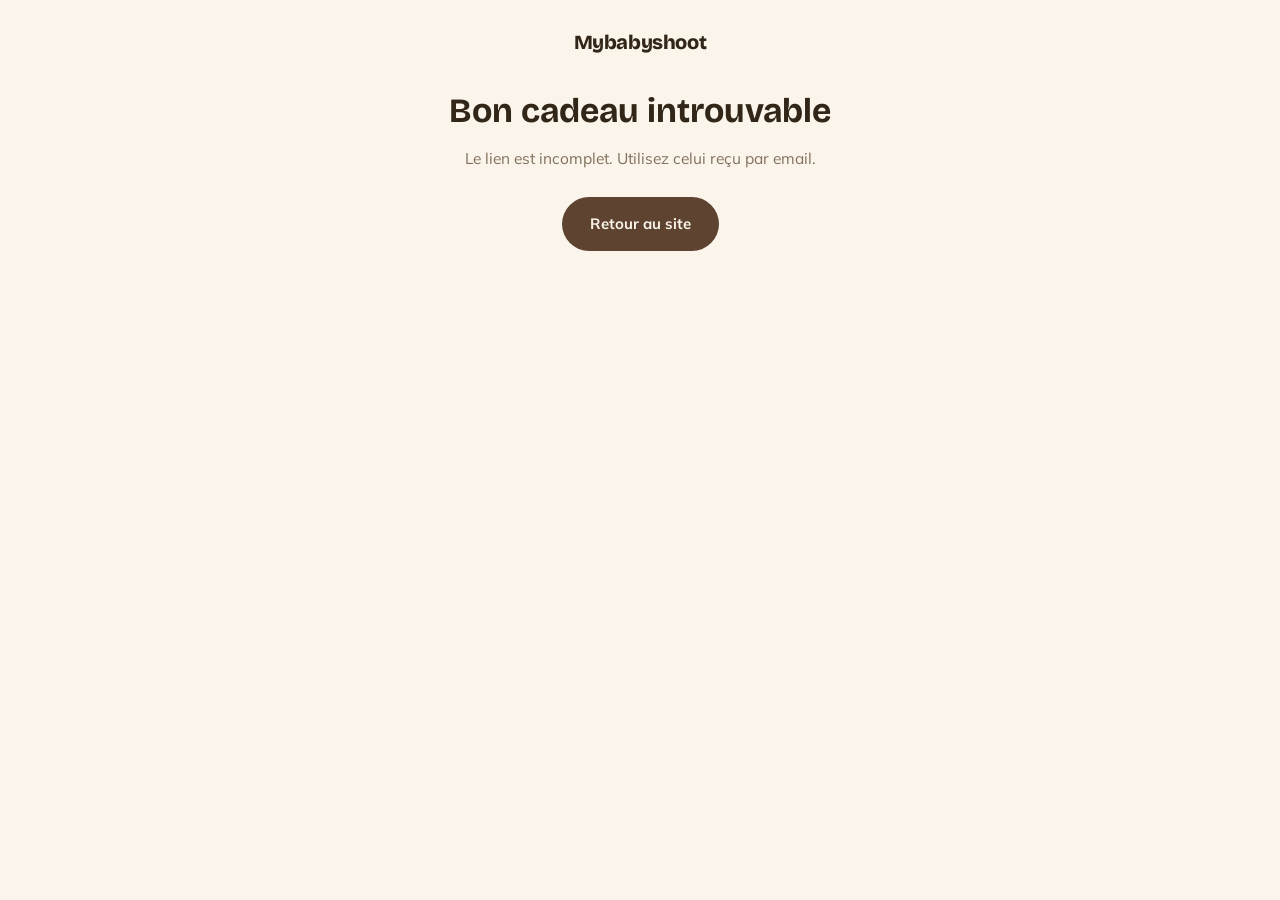
<file: bon.html>
<!DOCTYPE html>
<html lang="fr">
<head>
<meta charset="UTF-8">
<meta name="viewport" content="width=device-width, initial-scale=1">
<link rel="icon" href="/images/marque/logo-compact.svg" type="image/svg+xml">
<link rel="icon" href="/images/marque/icone-32.png" sizes="32x32" type="image/png">
<link rel="apple-touch-icon" href="/images/marque/apple-touch-icon.png">
<meta name="robots" content="noindex">
<title>Votre bon cadeau | Mybabyshoot</title>
<link rel="preconnect" href="https://fonts.googleapis.com">
<link rel="preconnect" href="https://fonts.gstatic.com" crossorigin>
<link href="https://fonts.googleapis.com/css2?family=Bricolage+Grotesque:opsz,wght@12..96,400;12..96,700;12..96,800&family=Fraunces:ital,opsz,wght@1,9..144,400&family=Mulish:wght@400;500;600;700;800&display=swap" rel="stylesheet">
<style>
:root{--cream:#FAF4EA;--ink:#322619;--ink-soft:#80705C;--line:#E6D8C3;--cta:#5E4430;--gold:#C2A06B}
*{box-sizing:border-box}
body{margin:0;background:var(--cream);color:var(--ink);font-family:Mulish,system-ui,sans-serif;
  padding:26px 18px 70px;line-height:1.6}
.wrap{max-width:900px;margin:0 auto}
.marque{text-align:center;font-family:'Bricolage Grotesque',sans-serif;font-weight:800;font-size:20px;
  letter-spacing:-.02em;margin:0 0 26px}
h1{font-family:'Bricolage Grotesque',sans-serif;font-size:clamp(24px,4.5vw,34px);text-align:center;margin:0 0 8px}
.sous{text-align:center;color:var(--ink-soft);font-size:15.5px;margin:0 auto 26px;max-width:560px}
canvas{width:100%;height:auto;display:block;border-radius:12px;box-shadow:0 20px 50px -26px rgba(35,27,25,.6)}
.actions{display:flex;flex-wrap:wrap;gap:12px;justify-content:center;margin-top:22px}
.btn{font-family:inherit;font-weight:700;font-size:15px;padding:15px 28px;border:0;border-radius:999px;
  cursor:pointer;text-decoration:none;display:inline-flex;align-items:center;gap:8px}
.btn-plein{background:var(--cta);color:var(--cream)}
.btn-plein:hover{background:var(--ink)}
.btn-clair{background:transparent;color:var(--ink);border:1.5px solid var(--line)}
.btn-clair:hover{border-color:var(--gold)}
.etat{max-width:640px;margin:22px auto 0;padding:14px 18px;border-radius:14px;font-size:14.5px;text-align:center}
.etat.info{background:#fff;border:1px solid var(--line);color:var(--ink-soft)}
.etat.stop{background:#fdeeee;border:1px solid #e9c4c4;color:#8a3b3b}
.chargement{text-align:center;color:var(--ink-soft);padding:60px 0}
@media print{
  body{padding:0;background:#fff}
  .marque,h1,.sous,.actions,.etat{display:none}
  canvas{box-shadow:none;border-radius:0}
}
</style>
</head>
<body>
<div class="wrap">
  <p class="marque">Mybabyshoot</p>
  <div id="zone"><p class="chargement">Chargement de votre bon cadeau...</p></div>
</div>

<script src="js/bon.js?v=4"></script>
<script>
const API='https://matt-crm.netlify.app/.netlify/functions';
const zone=document.getElementById('zone');

function params(){ const p=new URLSearchParams(location.search); return {code:p.get('code')||'', session:p.get('session_id')||p.get('session')||''}; }

function erreur(txt){
  zone.innerHTML='<h1>Bon cadeau introuvable</h1>'
    +'<p class="sous">'+txt+'</p>'
    +'<div class="actions"><a class="btn btn-plein" href="/">Retour au site</a></div>';
}

async function charger(){
  const {code,session}=params();
  if(!code&&!session){ erreur("Le lien est incomplet. Utilisez celui reçu par email."); return; }
  const q=code?('code='+encodeURIComponent(code)):('session='+encodeURIComponent(session));

  // juste apres le paiement, le bon peut ne pas encore exister : on reessaie un peu
  let bon=null;
  for(let i=0;i<12;i++){
    try{
      const r=await fetch(API+'/mbs-gift-view?'+q,{cache:'no-store'});
      const j=await r.json();
      if(j&&j.ok){ bon=j.bon; break; }
      if(j&&j.error!=='pas_encore'){ break; }
    }catch(e){}
    await new Promise(r=>setTimeout(r,2000));
  }
  if(!bon){ erreur("Nous n'avons pas retrouvé ce bon. Si vous venez de payer, patientez une minute et rechargez la page. Sinon, appelez le 06 47 76 54 17."); return; }

  zone.innerHTML='<h1>Votre bon cadeau est prêt</h1>'
    +'<p class="sous">Téléchargez-le pour l\'imprimer et l\'offrir en main propre, ou transmettez simplement le code.</p>'
    +'<canvas id="cv"></canvas>'
    +'<div class="actions">'
      +'<button type="button" class="btn btn-plein" id="dl">Télécharger le bon (JPG)</button>'
      +'<button type="button" class="btn btn-clair" id="pr">Imprimer</button>'
      +'<a class="btn btn-clair" href="/#tarifs">Réserver une séance</a>'
    +'</div>'
    +(bon.utilise
      ?'<div class="etat stop">Ce bon a déjà été utilisé pour une réservation.</div>'
      :bon.desactive
        ?'<div class="etat stop">Ce bon n\'est plus valable. Appelez le 06 47 76 54 17.</div>'
        :'<div class="etat info">Valable jusqu\'au '+bon.expire+'. Le code se saisit au moment de la réservation, le montant est déduit automatiquement.</div>');

  const cv=document.getElementById('cv');
  await MBS_BON.pretesPourDessiner();
  MBS_BON.dessiner(cv,{
    formule:bon.formule, seance:bon.seance, montant:bon.montant, style:bon.style,
    code:bon.code, pour:bon.pour, message:bon.message, expire:bon.expire
  });

  document.getElementById('dl').addEventListener('click',()=>{
    const a=document.createElement('a');
    a.href=cv.toDataURL('image/jpeg',0.92);
    a.download='bon-cadeau-mybabyshoot.jpg';
    a.click();
  });
  document.getElementById('pr').addEventListener('click',()=>window.print());
}
charger();
</script>
</body>
</html>
</file>
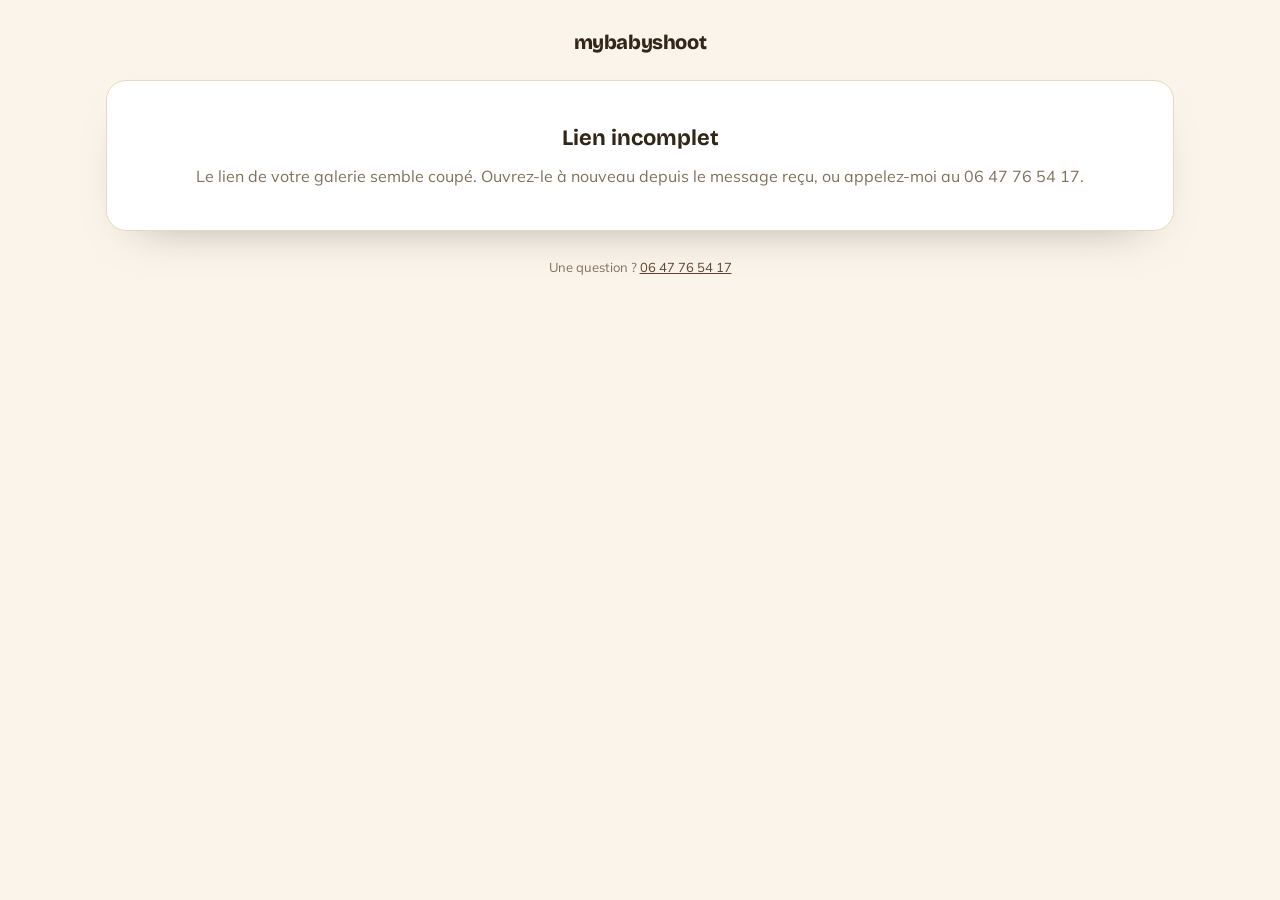
<file: galerie.html>
<!doctype html>
<html lang="fr">
<head>
<meta charset="utf-8">
<meta name="viewport" content="width=device-width, initial-scale=1">
<meta name="robots" content="noindex, nofollow">
<link rel="icon" href="/images/marque/logo-compact.svg" type="image/svg+xml">
<link rel="icon" href="/images/marque/icone-32.png" sizes="32x32" type="image/png">
<link rel="apple-touch-icon" href="/images/marque/apple-touch-icon.png">
<title>Votre galerie | Mybabyshoot</title>
<link rel="preconnect" href="https://fonts.googleapis.com">
<link rel="preconnect" href="https://fonts.gstatic.com" crossorigin>
<link href="https://fonts.googleapis.com/css2?family=Bricolage+Grotesque:opsz,wght@12..96,400;12..96,700;12..96,800&family=Mulish:wght@400;500;600;700;800&family=Fraunces:ital,opsz,wght@1,9..144,400&display=swap" rel="stylesheet">
<style>
/* Les memes couleurs et les memes polices que payer.html et le site. */
:root{--cream:#FAF4EA;--ink:#322619;--ink-soft:#80705C;--line:#E6D8C3;--cta:#5E4430;--gold:#C2A06B;
  --coeur:#C0605A;--ok:#2E7D5B;--danger:#B4472F}
*{box-sizing:border-box}
body{margin:0;background:var(--cream);color:var(--ink);font-family:Mulish,system-ui,sans-serif;
  line-height:1.6;padding-bottom:96px}
.wrap{max-width:1100px;margin:0 auto;padding:0 16px}
.marque{text-align:center;font-family:'Bricolage Grotesque',sans-serif;font-weight:800;font-size:20px;
  letter-spacing:-.02em;padding:26px 0 22px}
h1{font-family:'Bricolage Grotesque',sans-serif;font-size:clamp(24px,5vw,34px);line-height:1.15;margin:0 0 6px;letter-spacing:-.02em}
.sous{color:var(--ink-soft);font-size:15.5px;margin:0 0 20px;max-width:640px}
.carte{background:#fff;border:1px solid var(--line);border-radius:20px;padding:22px 22px;
  box-shadow:0 20px 50px -34px rgba(35,27,25,.5);margin-bottom:16px}
.etat{text-align:center;padding:40px 10px}
.etat h2{font-family:'Bricolage Grotesque',sans-serif;font-size:22px;margin:0 0 8px}
.etat p{color:var(--ink-soft);margin:0}

.btn{font-family:inherit;font-weight:700;font-size:15.5px;padding:14px 22px;border:0;border-radius:999px;
  cursor:pointer;text-decoration:none;display:inline-flex;align-items:center;justify-content:center;gap:8px}
.btn-plein{background:var(--cta);color:var(--cream)} .btn-plein:hover{background:var(--ink)}
.btn-clair{background:#fff;color:var(--ink);border:1.5px solid var(--line)} .btn-clair:hover{border-color:var(--cta)}
.btn[disabled]{opacity:.55;cursor:default}
.btn[hidden]{display:none}
.large{width:100%}

/* Le bandeau du haut : formule, telechargement, retouches. */
.haut{display:grid;gap:10px;grid-template-columns:1fr;margin-bottom:14px}
.haut .carte{margin-bottom:0}
@media(min-width:760px){.haut{grid-template-columns:1.3fr 1fr;gap:14px}}
/* Sur telephone, les photos doivent arriver vite : cartes plus serrees. */
@media(max-width:759px){
  .marque{padding:18px 0 14px}
  .sous{margin-bottom:14px;font-size:15px}
  .haut .carte{padding:15px 16px;border-radius:16px}
  .dl p{margin-top:6px}
}
.formule b{font-family:'Bricolage Grotesque',sans-serif;font-size:17px}
.formule p{margin:4px 0 0;color:var(--ink-soft);font-size:14.5px}
.jauge{height:8px;border-radius:99px;background:#F1E7D7;overflow:hidden;margin:12px 0 6px}
.jauge i{display:block;height:100%;background:var(--coeur);width:0;transition:width .25s}
.compte{font-size:14px;font-weight:700}
.compte .plus{color:var(--cta);font-weight:800}
.dl p{margin:8px 0 0;font-size:13px;color:var(--ink-soft)}
.retouches{background:#F2F8F4;border-color:#CFE6D8}
.retouches b{font-family:'Bricolage Grotesque',sans-serif;font-size:17px;color:var(--ok)}

/* Le choix de ce qu'on regarde. */
.filtres{display:flex;gap:8px;margin:6px 0 14px;flex-wrap:wrap}
.filtres button{font-family:inherit;font-weight:700;font-size:14px;border:1.5px solid var(--line);background:#fff;
  color:var(--ink);border-radius:999px;padding:8px 15px;cursor:pointer}
.filtres button.on{background:var(--cta);border-color:var(--cta);color:var(--cream)}

/* La grille. */
/* Des rangees justifiees, comme les galeries des photographes : chaque
   photo garde son format (portrait ou paysage, jamais recadree), toutes les
   photos d'une rangee ont la meme hauteur, et la rangee remplit la largeur,
   dans l'ordre de la seance. Les rangees sont calculees en JavaScript
   (rangeesGal) sur la largeur reelle de l'ecran. */
.grille{display:flex;flex-direction:column}
.rangee{display:flex}
.case{position:relative;flex:none;height:100%;border-radius:8px;overflow:hidden;background:#EFE5D5;cursor:zoom-in}
.case img{width:100%;height:100%;object-fit:cover;display:block;opacity:0;transition:opacity .45s}
.case img.ok{opacity:1}

/* La couverture : une grande photo de la seance et son prenom. */
.couverture{position:relative;border-radius:22px;overflow:hidden;margin:0 0 16px;aspect-ratio:4/3;
  background:#3A2C20;box-shadow:0 26px 60px -38px rgba(35,27,25,.75);cursor:zoom-in}
@media(min-width:760px){.couverture{aspect-ratio:16/9;max-height:64vh;width:100%}}
.couverture img{position:absolute;inset:0;width:100%;height:100%;object-fit:cover;opacity:0;transition:opacity .6s}
.couverture img.ok{opacity:1}
.couverture::after{content:"";position:absolute;inset:0;
  background:linear-gradient(180deg,rgba(20,14,9,0) 42%,rgba(20,14,9,.66) 100%)}
.titre-c{position:absolute;left:20px;right:20px;bottom:18px;z-index:1;color:#fff}
@media(min-width:760px){.titre-c{left:34px;bottom:30px}}
.titre-c .kicker{display:block;font-size:12px;font-weight:700;letter-spacing:.16em;text-transform:uppercase;opacity:.92;margin-bottom:6px}
.titre-c h1{color:#fff;margin:0;font-size:clamp(28px,6.4vw,50px);text-shadow:0 2px 18px rgba(0,0,0,.28)}
/* Deux seances en ligne : deux photos cote a cote. Sur telephone, chacune
   plus haute que large, pour ne pas etre minuscule ; sur ordinateur, le
   bloc garde le format large habituel. */
.couverture.deux{display:grid;grid-template-columns:1fr 1fr;gap:4px;aspect-ratio:7/6;background:#FAF4EA;cursor:default}
@media(min-width:760px){.couverture.deux{aspect-ratio:16/9;gap:6px}}
.couverture.deux::after{display:none}
.couv-s{position:relative;overflow:hidden;background:#3A2C20;cursor:pointer}
.couv-s::after{content:"";position:absolute;inset:0;pointer-events:none;
  background:linear-gradient(180deg,rgba(20,14,9,.38) 0%,rgba(20,14,9,0) 30%,rgba(20,14,9,0) 48%,rgba(20,14,9,.7) 100%)}
.couv-s .kicker{position:absolute;left:12px;top:12px;z-index:1;color:#fff;font-size:11px;font-weight:800;letter-spacing:.14em;
  text-transform:uppercase;text-shadow:0 1px 8px rgba(0,0,0,.35)}
.couv-s .kicker small{display:block;font-size:11px;font-weight:600;letter-spacing:.04em;text-transform:none;opacity:.9;margin-top:2px}
@media(min-width:760px){.couv-s .kicker{left:22px;top:20px;font-size:12.5px}.couv-s .kicker small{font-size:13px}}
.couverture.deux .titre-c{pointer-events:none}
.couverture.deux .titre-c h1{font-size:clamp(26px,6vw,46px)}
.ser{font-family:'Fraunces',serif;font-style:italic;font-weight:400;letter-spacing:-.01em}
.case .num{position:absolute;left:6px;bottom:6px;font-size:11px;font-weight:700;color:#fff;
  background:rgba(35,27,25,.55);padding:2px 7px;border-radius:99px;letter-spacing:.02em}
.case .tir{position:absolute;left:6px;top:6px;font-size:11px;font-weight:800;color:var(--ink);
  background:rgba(255,255,255,.92);padding:2px 7px;border-radius:99px}
.coeur{position:absolute;right:6px;top:6px;width:38px;height:38px;border-radius:50%;border:0;cursor:pointer;
  background:rgba(255,255,255,.88);display:grid;place-items:center;padding:0;
  box-shadow:0 2px 8px -2px rgba(0,0,0,.25);transition:transform .12s}
.coeur:active{transform:scale(.9)}
.coeur svg{width:20px;height:20px;fill:none;stroke:var(--coeur);stroke-width:2}
.coeur.on{background:var(--coeur)}
.coeur.on svg{fill:#fff;stroke:#fff}
.coeur[disabled]{cursor:default}
@media(max-width:500px){.coeur{width:32px;height:32px;right:5px;top:5px}.coeur svg{width:17px;height:17px}.case .num{font-size:10px;left:5px;bottom:5px;padding:2px 6px}}
.vide{text-align:center;color:var(--ink-soft);padding:40px 0}
/* Galerie a deux seances : un titre par seance, et les photos deja
   choisies la premiere fois, qu'on ne rechoisit pas. */
.sec-t{font-family:'Bricolage Grotesque',sans-serif;font-weight:800;font-size:18px;margin:14px 0 2px;display:flex;align-items:baseline;gap:8px;scroll-margin-top:14px}
.sec-t:first-child{margin-top:0}
.sec-t span{font-family:Mulish,sans-serif;font-weight:600;font-size:13px;color:var(--ink-soft)}
.deja{position:absolute;right:6px;top:6px;font-size:11px;font-weight:800;color:#fff;background:var(--ok);
  padding:3px 8px;border-radius:99px;box-shadow:0 2px 8px -2px rgba(0,0,0,.25)}
.dl .btn + .btn{margin-top:8px}

/* La barre du bas, toujours visible. */
.barre{position:fixed;left:0;right:0;bottom:0;background:#fff;border-top:1px solid var(--line);
  box-shadow:0 -10px 30px -20px rgba(35,27,25,.5);padding:12px 16px calc(12px + env(safe-area-inset-bottom))}
.barre .in{max-width:1100px;margin:0 auto;display:flex;align-items:center;gap:12px}
.barre .txt{flex:1;min-width:0;font-size:14px;line-height:1.35}
.barre .txt b{font-family:'Bricolage Grotesque',sans-serif;font-size:16px}
.barre .txt span{display:block;color:var(--ink-soft);font-size:12.5px}

/* La visionneuse. */
.voile{position:fixed;inset:0;background:rgba(24,18,13,.94);z-index:50;display:flex;flex-direction:column}
.voile[hidden]{display:none}
.v-haut{display:flex;align-items:center;gap:10px;padding:12px 14px;color:#fff}
.v-haut .t{flex:1;font-weight:700;font-size:14px}
.v-btn{width:42px;height:42px;border-radius:50%;border:0;background:rgba(255,255,255,.14);color:#fff;
  font-size:20px;cursor:pointer;display:grid;place-items:center}
.v-img{flex:1;display:flex;align-items:center;justify-content:center;min-height:0;position:relative;padding:0 8px}
.v-img img{max-width:100%;max-height:100%;object-fit:contain;border-radius:6px}
.v-nav{position:absolute;top:50%;transform:translateY(-50%)}
.v-nav.g{left:8px} .v-nav.d{right:8px}
.v-bas{background:var(--cream);border-radius:18px 18px 0 0;padding:14px 16px calc(16px + env(safe-area-inset-bottom))}
.v-bas .in{max-width:620px;margin:0 auto}
.v-coeur{width:100%}
.v-coeur.on{background:var(--coeur);color:#fff}
/* la demande de retouche, sous le coeur (29/10/2026) */
.v-note{margin-top:12px}
.v-note .titre{display:block;font-size:12.5px;font-weight:800;letter-spacing:.05em;text-transform:uppercase;color:var(--ink-soft);margin-bottom:6px}
.v-note .titre small{font-weight:600;letter-spacing:0;text-transform:none}
.v-note textarea{width:100%;min-height:62px;resize:vertical;padding:10px 12px;border:1.5px solid var(--line);border-radius:12px;
  font-family:inherit;font-size:16px;line-height:1.4;color:var(--ink);background:#fff}
.v-note textarea:focus{outline:none;border-color:var(--cta)}
.v-note p{font-size:14.5px;line-height:1.45;color:var(--ink);margin:0}
.case .nt{position:absolute;right:50px;top:10px;width:30px;height:30px;border-radius:50%;background:rgba(255,255,255,.92);
  color:var(--cta);display:grid;place-items:center;font-size:15px;font-weight:800;box-shadow:0 2px 8px -2px rgba(0,0,0,.25)}
.rc-notes{display:grid;gap:6px}
.rc-note{font-size:14px;line-height:1.45;background:#fff;border:1px solid var(--line);border-radius:12px;padding:9px 12px}
.rc-note b{margin-right:8px}
.tirages{margin-top:12px}
.tirages .titre{font-size:12.5px;font-weight:800;letter-spacing:.05em;text-transform:uppercase;color:var(--ink-soft);margin-bottom:6px}
.tl{display:flex;align-items:center;gap:10px;padding:6px 0;border-top:1px solid var(--line)}
.tl:first-of-type{border-top:0}
.tl .n{flex:1;font-size:14.5px} .tl .n small{color:var(--ink-soft)}
.pas{display:flex;align-items:center;gap:2px;border:1.5px solid var(--line);border-radius:999px;padding:2px;background:#fff}
.pas button{width:32px;height:32px;border:0;background:none;font-family:inherit;font-size:18px;font-weight:700;
  color:var(--cta);cursor:pointer;border-radius:50%;line-height:1}
.pas button:disabled{opacity:.3;cursor:default}
.pas .q{min-width:22px;text-align:center;font-weight:800;font-family:'Bricolage Grotesque',sans-serif}

/* Le recapitulatif, avant de valider. */
.recap .rl{display:flex;justify-content:space-between;gap:12px;padding:9px 0;border-top:1px solid var(--line);font-size:14.5px}
.recap .rl:first-child{border-top:0}
.recap .rl .d{color:var(--ink-soft);font-size:13px;display:block}
.recap .rl b{white-space:nowrap}
.recap .total{display:flex;justify-content:space-between;align-items:baseline;border-top:1.5px solid var(--ink);
  margin-top:6px;padding-top:12px;font-weight:800}
.recap .total b{font-family:'Bricolage Grotesque',sans-serif;font-size:26px}
.champ{margin-bottom:10px}
.champ label{display:block;font-size:13px;color:var(--ink-soft);margin-bottom:4px}
.champ input{width:100%;padding:11px 13px;border:1.5px solid var(--line);border-radius:12px;font-family:inherit;
  font-size:15px;background:#FBF6EF;color:var(--ink)}
.champ input:focus{outline:none;border-color:var(--cta);background:#fff}
.duo{display:flex;gap:10px} .duo .champ:first-child{flex:0 0 38%}
.titre-sec{font-size:13px;font-weight:800;letter-spacing:.05em;text-transform:uppercase;color:var(--ink-soft);margin:20px 0 10px}
.erreurs{background:#FDF0EC;border:1px solid #F0C9BD;color:var(--danger);border-radius:12px;padding:10px 14px;font-size:13.5px;margin-top:12px}
.erreurs ul{margin:0;padding-left:18px}
.choixpaie{display:grid;gap:8px;margin-top:14px}
.note{font-size:13px;color:var(--ink-soft);text-align:center;margin-top:12px}
.envoi{border:1.5px solid var(--line);border-radius:14px;padding:14px;margin:12px 0;background:#FDFAF5}
.envoi-tete{display:flex;justify-content:space-between;align-items:center;margin-bottom:10px}
.envoi-tete b{font-family:'Bricolage Grotesque',sans-serif;font-size:16px}
.retirer{background:none;border:0;color:var(--danger);font-family:inherit;font-weight:700;font-size:13.5px;cursor:pointer;padding:4px}
.ev-ligne{display:grid;grid-template-columns:52px 1fr auto;gap:6px 10px;align-items:center;padding:10px 0;border-top:1px solid var(--line)}
.ev-ligne img{width:52px;height:52px;object-fit:cover;border-radius:8px;grid-row:span 2;background:#EFE5D5}
.ev-ligne select{width:100%;min-width:0;padding:9px 10px;border:1.5px solid var(--line);border-radius:10px;font-family:inherit;font-size:14.5px;background:#fff;color:var(--ink)}
.ev-bas{grid-column:2 / 4;display:flex;gap:8px;align-items:center}
.ev-bas select{flex:1;padding:9px 6px;font-size:14px}
.ev-x{width:34px;height:34px;border-radius:50%;border:1.5px solid var(--line);background:#fff;color:var(--ink-soft);font-size:18px;cursor:pointer;line-height:1}
.ev-ajout{margin-top:8px;width:100%}
.aide{padding:0;overflow:hidden}
.aide summary{list-style:none;cursor:pointer;padding:16px 18px;display:flex;justify-content:space-between;align-items:center;gap:12px}
.aide summary::-webkit-details-marker{display:none}
.aide-t{display:flex;flex-direction:column;line-height:1.3}
.aide-t b{font-family:'Bricolage Grotesque',sans-serif;font-size:17px}
.aide-t span{font-size:13px;color:var(--ink-soft)}
.aide summary i{width:30px;height:30px;border-radius:50%;border:1.5px solid var(--line);flex:none;position:relative}
.aide summary i::before,.aide summary i::after{content:"";position:absolute;left:50%;top:50%;width:12px;height:2px;margin:-1px 0 0 -6px;background:var(--cta);border-radius:2px;transition:transform .2s}
.aide summary i::after{transform:rotate(90deg)}
.aide[open] summary i::after{transform:rotate(0deg)}
.etapes{counter-reset:e;list-style:none;margin:0;padding:2px 18px 4px}
.etapes li{counter-increment:e;position:relative;padding:0 0 14px 42px;font-size:14.5px;line-height:1.55;color:var(--ink-soft)}
.etapes li::before{content:counter(e);position:absolute;left:0;top:1px;width:28px;height:28px;border-radius:50%;background:var(--cta);color:var(--cream);font-weight:800;font-size:13px;display:grid;place-items:center}
.etapes li .et-t{display:block;color:var(--ink);font-weight:800;font-size:15px}
.etapes li b{color:var(--ink)}
.aide-plus{border-top:1px solid var(--line);margin:0 18px;padding:12px 0 14px;font-size:13.5px;line-height:1.55;color:var(--ink-soft)}
.aide-plus p{margin:0 0 8px}
.aide-plus b{color:var(--ink)}
/* La bulle "vos photos comprises sont choisies", au-dessus de la barre du
   bas. Dans la visionneuse, elle passe en haut pour ne pas cacher les
   tirages. */
.bulle{position:fixed;left:16px;right:16px;bottom:calc(86px + env(safe-area-inset-bottom));z-index:60;max-width:440px;margin:0 auto;
  background:#fff;border:1px solid var(--line);border-radius:18px;padding:16px 18px 14px;
  box-shadow:0 24px 60px -24px rgba(35,27,25,.6);animation:bulleIn .3s ease}
.bulle[hidden]{display:none}
.bulle::after{content:"";position:absolute;left:34px;bottom:-8px;width:14px;height:14px;background:#fff;
  border-right:1px solid var(--line);border-bottom:1px solid var(--line);transform:rotate(45deg)}
.voile:not([hidden]) ~ .bulle{top:66px;bottom:auto}
.voile:not([hidden]) ~ .bulle::after{display:none}
.bulle .t{display:block;font-family:'Bricolage Grotesque',sans-serif;font-size:17px;margin:0 26px 6px 0}
.bulle p{margin:0 0 8px;font-size:14px;line-height:1.5;color:var(--ink-soft)}
.bulle p b{color:var(--ink)}
.bulle .btn{padding:10px 18px;font-size:14.5px;margin-top:2px}
.bulle .x{position:absolute;right:10px;top:8px;width:32px;height:32px;border:0;background:none;font-size:22px;color:var(--ink-soft);cursor:pointer;line-height:1}
@keyframes bulleIn{from{opacity:0;transform:translateY(10px)}to{opacity:1;transform:none}}
.demo{background:#FFF7E8;border:1px dashed var(--gold);border-radius:12px;padding:9px 13px;font-size:13.5px;margin-bottom:14px}
.pied{text-align:center;font-size:13px;color:var(--ink-soft);margin:26px 0 0}
.pied a{color:var(--cta)}
</style>
</head>
<body>
<div class="wrap">
  <div class="marque">mybabyshoot</div>
  <div id="zone"><div class="carte etat"><p>Un instant…</p></div></div>
  <div class="pied">Une question ? <a href="tel:0647765417">06 47 76 54 17</a></div>
</div>

<div class="barre" id="barre" hidden>
  <div class="in">
    <div class="txt" id="barreTxt"></div>
    <button class="btn btn-plein" id="barreGo">Valider ma sélection</button>
  </div>
</div>

<div class="voile" id="voile" hidden>
  <div class="v-haut">
    <div class="t" id="vTitre"></div>
    <button class="v-btn" id="vFermer" aria-label="Fermer">×</button>
  </div>
  <div class="v-img">
    <button class="v-btn v-nav g" id="vPrec" aria-label="Photo précédente">‹</button>
    <img id="vImg" alt="">
    <button class="v-btn v-nav d" id="vSuiv" aria-label="Photo suivante">›</button>
  </div>
  <div class="v-bas"><div class="in" id="vBas"></div></div>
</div>

<div class="bulle" id="bulle" hidden role="dialog" aria-live="polite"></div>

<script>
/* LA GALERIE DE LA CLIENTE.

   Elle regarde ses photos en apercus legers, telecharge tout par le lien de
   transfert de Matt, met des coeurs sur celles qu'elle veut voir retouchees,
   commande des tirages, et valide.

   AUCUN PRIX NE VIENT D'ICI. La page en affiche pour que la cliente suive son
   total, mais elle n'envoie que des identifiants de photos et des quantites :
   le serveur refait tout le calcul (mbs-galerie-cliente, puis le panier du
   comptoir dans mbs-panier.mjs).

   ?demo=1 montre une galerie de demonstration avec des photos deja publiques
   du site, sans rien enregistrer : c'est l'exemple que l'on peut montrer
   avant une seance. */
const API = "https://matt-crm.netlify.app/.netlify/functions/mbs-galerie-cliente";
const params = new URLSearchParams(location.search);
const JETON = (params.get("g") || "").toUpperCase().replace(/[^A-Z0-9]/g, "").slice(0, 16);
const DEMO = params.get("demo") === "1";
/* L'apercu de Matt, ouvert depuis le CRM : la vraie galerie, telle que la
   cliente la verra, mais rien n'est enregistre (ni coeur, ni commande, ni
   "galerie ouverte"). Sinon ses essais l'attendraient a son arrivee. */
const APERCU = !DEMO && params.get("apercu") === "1";
const ESSAI = DEMO || APERCU;
const RETOUR_OK = params.get("ok") === "1";
/* La marque de cette page. Une galerie d'une autre marque n'y est pas
   montree : elle est "introuvable" ici, et rien ne renvoie a l'autre site. */
const MARQUE = "mybabyshoot";
const zone = document.getElementById("zone");

const esc = s => String(s == null ? "" : s)
  .replace(/&/g, "&amp;").replace(/</g, "&lt;").replace(/>/g, "&gt;").replace(/"/g, "&quot;");
const eur = n => String(n).replace(".", ",") + " €";
const MOT = { grossesse: "grossesse", naissance: "naissance", bebe: "bébé" };

let G = null, GRILLE = null;
let coeurs = new Set();
/* Galerie a deux seances : les photos deja choisies les fois d'avant. */
let deja = new Set();
let tirages = {};            // { p004: { "30x45": 2 } }
let notes = {};              // { p004: "effacer le bouton sur le front" }
let adresse = {};
/* Les tirages pour d'autres personnes, chacune a son adresse :
   [{ adresse:{nom,ligne1,ligne2,cp,ville}, lignes:[{ id:"p004", cle:"20x30", n:2 }] }] */
let envois = [];
const ENVOIS_MAX = 5, LIGNES_MAX = 20;
let filtre = "tout";
let vueIdx = -1;
let verrou = false;

/* ---------- les images ---------- */
const vignette = id => DEMO ? G.demoT[id] : API + "?g=" + JETON + "&t=" + id;
const apercu   = id => DEMO ? G.demoV[id] : API + "?g=" + JETON + "&v=" + id;

/* ---------- les prix, copie exacte de mbs-panier.mjs, pour afficher ---------- */
function prixPhotos(n){
  n = Math.max(0, Math.min(parseInt(n, 10) || 0, GRILLE.photosMax));
  if(!n) return 0;
  return n * (n >= GRILLE.grosDes ? GRILLE.photoDes10 : GRILLE.photo);
}
/* Ce qui reste compris pour ce choix : tout le total, sauf dans une galerie
   a deux seances ou un premier choix en a deja pris une part. */
const reste = () => G.quota ? (G.quotaRestant != null ? G.quotaRestant : G.quota) : 0;
const enPlus = () => G.quota ? Math.max(0, coeurs.size - reste()) : 0;
const restera = () => Math.max(0, reste() - coeurs.size);
/* Les seances d'une galerie a deux seances, et celle qui n'est pas encore
   arrivee (en general la naissance). */
const DUO = ["grossesse", "naissance"];
const seancesEnLigne = () => (G.seances || []).map(x => x.cle);
const seanceAVenir = () => G.duo ? DUO.find(k => !seancesEnLigne().includes(k)) || "" : "";
const deuxSeances = () => G.duo && seancesEnLigne().length > 1;
/* La ou les seances arrivees en dernier (la naissance, ajoutee apres coup). */
function dernieres(){ const l = G.seances || [], m = Math.max(0, ...l.map(x => x.at || 0)); return l.filter(x => (x.at || 0) === m).map(x => x.cle); }
const motsDe = l => l.join(" et de ");
function seancesDe(ids){ const s = new Set(G.photos.filter(p => ids.includes(p.id)).map(p => p.s)); return DUO.filter(k => s.has(k)); }
function totauxTirages(){
  const t = {}; let papier = 0, nb = 0;
  for(const q of Object.values(tirages)) for(const [cle, n] of Object.entries(q)){
    if(!n) continue;
    const taille = GRILLE.tailles.find(x => x.cle === cle); if(!taille) continue;
    t[cle] = (t[cle] || 0) + n; papier += n * taille.prix; nb += n;
  }
  const envoi = nb > 0 && papier < GRILLE.envoiOffertDes ? GRILLE.envoi : 0;
  return { t, papier, nb, envoi };
}
function panier(){
  const lignes = [];
  const n = enPlus();
  if(n > 0){
    lignes.push({ l: n + " photo" + (n > 1 ? "s" : "") + " retouchée" + (n > 1 ? "s" : "") + " en plus",
      d: n >= GRILLE.grosDes ? GRILLE.photoDes10 + " € l'unité, à partir de " + GRILLE.grosDes : GRILLE.photo + " € l'unité",
      m: prixPhotos(n) });
  }
  const tt = totauxTirages();
  GRILLE.tailles.forEach(taille => {
    const q = tt.t[taille.cle]; if(!q) return;
    lignes.push({ l: q + " tirage" + (q > 1 ? "s" : "") + " " + taille.nom, d: taille.prix + " € le tirage", m: q * taille.prix });
  });
  if(tt.envoi) lignes.push({ l: envois.some(e => e.lignes.length) ? "Envoi postal chez vous" : "Envoi postal",
    d: "offert à partir de " + GRILLE.envoiOffertDes + " € de vos tirages", m: tt.envoi });
  /* Les autres adresses : leurs tirages, et le port de chacune, jamais
     offert (meme calcul que lignesAutresEnvois, dans mbs-panier.mjs). */
  envois.forEach((e, i) => {
    const qui = (e.adresse.nom || "").trim() || "la personne n° " + (i + 1);
    let nb = 0;
    GRILLE.tailles.forEach(taille => {
      const q = e.lignes.filter(x => x.cle === taille.cle).reduce((s, x) => s + x.n, 0);
      if(!q) return;
      nb += q;
      lignes.push({ l: q + " tirage" + (q > 1 ? "s" : "") + " " + taille.nom + " pour " + qui, d: taille.prix + " € le tirage", m: q * taille.prix });
    });
    if(nb) lignes.push({ l: "Envoi postal à " + qui, d: "frais de port de cette adresse", m: GRILLE.envoi });
  });
  return { lignes, total: lignes.reduce((s, x) => s + x.m, 0), papier: tt.nb > 0 };
}
/* Le plafond de tiragesMax par taille vaut pour toute la commande, ses
   tirages et ceux des autres adresses ensemble : le serveur fait le meme
   compte. */
function totalTaille(cle){
  return (totauxTirages().t[cle] || 0)
    + envois.reduce((s, e) => s + e.lignes.filter(x => x.cle === cle).reduce((a, x) => a + x.n, 0), 0);
}
function plafondAtteint(cle, ajout){
  if(totalTaille(cle) + ajout <= GRILLE.tiragesMax) return false;
  const t = GRILLE.tailles.find(x => x.cle === cle);
  alert("Au plus " + GRILLE.tiragesMax + " tirages en " + (t ? t.nom : cle) + " par commande, toutes adresses confondues. Pour davantage, appelez-moi au 06 47 76 54 17.");
  return true;
}

/* Son adresse et ses envois restent sur son appareil le temps de payer :
   si elle quitte la page de paiement, elle ne retape rien. Rien de tout
   cela ne part ailleurs qu'au moment de valider. */
const CLE_BROUILLON = "mbs-galerie-" + JETON;
function garderBrouillon(){
  if(ESSAI || !JETON) return;
  try { localStorage.setItem(CLE_BROUILLON, JSON.stringify({ adresse, envois, tirages })); } catch(e){}
}
function lireBrouillon(){
  if(ESSAI || !JETON) return;
  try {
    const b = JSON.parse(localStorage.getItem(CLE_BROUILLON) || "null");
    if(!b) return;
    const ids = new Set(G.photos.map(p => p.id)), cles = new Set(GRILLE.tailles.map(t => t.cle));
    adresse = (b.adresse && typeof b.adresse === "object") ? b.adresse : {};
    /* Ses propres tirages : ceux du serveur s'il en a (selection en attente
       de paiement), sinon ceux qu'elle avait choisis sur cet appareil. */
    if(!Object.keys(tirages).length && b.tirages && typeof b.tirages === "object"){
      Object.entries(b.tirages).forEach(([id, q]) => {
        if(!ids.has(id) || !q || typeof q !== "object") return;
        const ok = {};
        Object.entries(q).forEach(([cle, n]) => { n = parseInt(n, 10) || 0; if(cles.has(cle) && n > 0) ok[cle] = Math.min(n, GRILLE.tiragesMax); });
        if(Object.keys(ok).length) tirages[id] = ok;
      });
    }
    envois = (Array.isArray(b.envois) ? b.envois : []).slice(0, ENVOIS_MAX).map(e => ({
      adresse: (e && e.adresse && typeof e.adresse === "object") ? e.adresse : {},
      lignes: (e && Array.isArray(e.lignes) ? e.lignes : [])
        .filter(x => x && ids.has(x.id) && cles.has(x.cle) && x.n > 0).slice(0, LIGNES_MAX)
    }));
  } catch(e){}
}
function oublierBrouillon(){ try { localStorage.removeItem(CLE_BROUILLON); } catch(e){} }

/* ---------- chargement ---------- */
function message(titre, texte){
  zone.innerHTML = '<div class="carte etat"><h2>' + esc(titre) + '</h2><p>' + texte + '</p></div>';
  document.getElementById("barre").hidden = true;
}

async function charger(){
  if(DEMO){ demo(); return; }
  if(JETON.length !== 16){
    message("Lien incomplet", "Le lien de votre galerie semble coupé. Ouvrez-le à nouveau depuis le message reçu, ou appelez-moi au 06 47 76 54 17.");
    return;
  }
  let r, j;
  try { r = await fetch(API + "?g=" + JETON + (APERCU ? "&apercu=1" : ""), { cache: "no-store" }); j = await r.json(); }
  catch(e){ message("Connexion impossible", "Vérifiez votre connexion internet, puis rechargez la page."); return; }
  if(r.status === 410) return message("Cette galerie n'est plus en ligne",
    "Les galeries restent en ligne six mois. Si vous avez besoin de vos photos, appelez-moi au 06 47 76 54 17.");
  if(r.status === 409 && j.erreur === "preparation") return message("Votre galerie arrive bientôt",
    "Je termine de la préparer. Revenez un peu plus tard, le lien restera le même.");
  if(r.status === 429) return message("Trop d'essais", esc(j.message || ""));
  if(!j || !j.ok) return message("Galerie introuvable",
    "Vérifiez le lien reçu, ou appelez-moi au 06 47 76 54 17.");
  G = j.galerie; GRILLE = j.grille;
  if((G.marque || "mybabyshoot") !== MARQUE) return message("Galerie introuvable", "Vérifiez le lien reçu, ou appelez-moi au 06 47 76 54 17.");
  installer();
  /* Retour de Stripe : le paiement est enregistre par le webhook, qui peut
     arriver quelques secondes apres la cliente. On relit jusqu'a le voir. */
  if(RETOUR_OK && G.selection && G.selection.enAttente) attendrePaiement();
}

function installer(){
  const s = G.selection;
  deja = new Set((G.passees || []).flatMap(t => t.coeurs || []));
  coeurs = new Set((s ? s.coeurs : G.coeurs).filter(id => !deja.has(id)));
  tirages = s ? JSON.parse(JSON.stringify(s.tirages || {})) : {};
  notes = Object.assign({}, (s ? s.notes : G.notes) || {});
  verrou = !!(s && !s.enAttente);
  if(verrou) oublierBrouillon(); else lireBrouillon();
  dessiner();
}

let verification = RETOUR_OK;
async function attendrePaiement(){
  for(let i = 0; i < 10; i++){
    await new Promise(r => setTimeout(r, 2500));
    try {
      const j = await (await fetch(API + "?g=" + JETON, { cache: "no-store" })).json();
      if(j.ok && j.galerie.selection && j.galerie.selection.paye){ verification = false; G = j.galerie; installer(); return; }
    } catch(e){}
  }
  /* Toujours rien apres 25 secondes : on n'affiche plus "je verifie" a
     l'infini. */
  verification = false;
  if(vueIdx < 0 && document.getElementById("grille")) dessiner();
}

/* ---------- l'affichage ---------- */
function dessiner(){
  const s = G.selection;
  let h = (DEMO ? '<div class="demo"><b>Galerie de démonstration.</b> Voici ce que reçoit chaque cliente après sa séance. Rien de ce que vous faites ici n\'est enregistré.</div>'
         : APERCU ? '<div class="demo"><b>Aperçu.</b> Voici ce que verra ' + (G.prenom ? esc(G.prenom) : "la cliente")
           + '. Tu peux tout essayer : les cœurs, les tirages et la commande ne sont pas enregistrés, rien n\'est envoyé ni payé.</div>' : "")
    + couverture()
    + (G.retouches ? '<p class="sous">Vos photos retouchées sont prêtes.</p>'
       : verrou ? '<p class="sous">Votre sélection m\'a bien été envoyée, merci ! Vos photos retouchées vous seront livrées entre 10 et 15 jours, selon la charge de travail : vous les recevrez par mail.'
         + (seanceAVenir() ? ' Les photos de votre séance ' + seanceAVenir() + ' arriveront ensuite ici, au même lien'
           + (G.quota ? ' : vous choisirez alors avec ' + restera() + ' photo' + (restera() > 1 ? "s" : "") + ' retouchée' + (restera() > 1 ? "s" : "") + ' comprise' + (restera() > 1 ? "s" : "") + '.' : '.') : "") + '</p>'
       : (G.passees || []).length && !s ? '<p class="sous">Les photos de votre séance ' + esc(motsDe(dernieres())) + ' sont arrivées ! '
         + (G.quota ? 'Choisissez celles à retoucher : il vous en reste ' + reste() + ' comprise' + (reste() > 1 ? "s" : "") + '.' : 'Mettez un cœur sur vos préférées.') + '</p>' : "");

  /* Les retouches, quand elles sont pretes : c'est pour elles qu'elle
     revient, elles passent devant tout. Galerie a deux seances : une carte
     par choix, celle de la grossesse puis celle de la naissance. */
  const cartesRetouches = [...(G.passees || []).filter(t => t.retouches).map(t => ({ lien: t.retouches, seances: t.seances || [] })),
    ...(G.retouches ? [{ lien: G.retouches, seances: G.duo && s ? seancesDe(s.coeurs) : [] }] : [])];
  cartesRetouches.forEach(c => {
    const de = c.seances.length && G.duo ? " de " + motsDe(c.seances) : "";
    h += '<div class="carte retouches"><b>Vos photos' + esc(de) + ' retouchées sont prêtes</b>'
      + '<p style="margin:6px 0 12px;color:var(--ink-soft);font-size:14.5px">Le lien a une durée limitée : pensez à les enregistrer.</p>'
      + '<a class="btn btn-plein" href="' + esc(c.lien) + '" target="_blank" rel="noopener">Télécharger mes photos' + esc(de) + ' retouchées</a></div>';
  });

  h += aideHtml();

  h += '<div class="haut">';
  /* la formule et la jauge */
  /* Les photos offertes par Matt se voient : "dont 5 offertes". */
  const offertes = G.offertes ? ', dont ' + G.offertes + ' offerte' + (G.offertes > 1 ? "s" : "") : "";
  const avant = (G.passees || []).length;
  h += '<div class="carte formule"><b>' + (G.duo ? 'Grossesse et naissance' : G.nomFormule ? 'Formule ' + esc(G.nomFormule) : 'Vos photos retouchées') + '</b>'
    + (G.quota
      ? '<p>' + G.quota + ' photos retouchées comprises' + offertes
        + (G.duo ? ', à répartir entre vos deux séances comme vous le souhaitez.' : ', que vous choisissez.')
        + (avant ? ' Votre premier choix en a pris ' + (G.quota - reste()) + ' : il vous en reste <b>' + reste() + '</b>.' : '')
        + (seanceAVenir() && !verrou ? ' Les photos de votre séance ' + seanceAVenir() + ' arriveront ici : choisissez dès maintenant parmi celles de la grossesse, ou attendez de tout voir.' : '')
        + '</p><div class="jauge"><i id="jauge"></i></div><div class="compte" id="compte"></div>'
      : '<p>Toutes les plus belles photos retouchées, sans limite.</p><div class="compte" id="compte" style="margin-top:8px"></div>')
    + '</div>';
  /* le telechargement : un lien par seance dans une galerie a deux seances */
  const liens = G.duo ? (G.seances || []) : [{ cle: "", transfert: G.transfert }];
  const prets = liens.filter(x => x.transfert);
  h += '<div class="carte dl">'
    + (prets.length
      ? prets.map(x => '<a class="btn btn-plein large" href="' + esc(x.transfert) + '" target="_blank" rel="noopener">Télécharger '
          + (x.cle ? 'les photos de la ' + x.cle : 'toutes les photos') + '</a>').join("")
        + '<p>' + (G.duo && liens.length > 1 ? 'Toutes les photos de vos séances' : 'Toutes les photos de la séance') + ', brutes et sans retouche, en pleine qualité. Le lien a une durée limitée : pensez à les enregistrer.'
        + (liens.length > prets.length ? ' Le lien pour la ' + liens.filter(x => !x.transfert).map(x => x.cle).join(" et la ") + ' arrive très vite.' : '') + '</p>'
      : '<b>Téléchargement</b><p>Le lien pour tout télécharger arrive très vite.</p>')
    + '</div>';
  h += '</div>';

  if(s && s.enAttente && !DEMO){
    h += '<div class="carte" style="border-color:var(--gold)"><b>Votre paiement n\'est pas encore arrivé.</b>'
      + '<p style="margin:6px 0 0;color:var(--ink-soft);font-size:14.5px">' + (verification
        ? "Un instant, je vérifie…"
        : RETOUR_OK
        ? "Il peut mettre une minute à arriver. Rechargez la page dans un instant. Si votre carte a bien été débitée, tout est en ordre : je reçois votre sélection dès sa confirmation."
        : "Votre sélection est prête. Il ne reste qu'à la régler, avec le bouton en bas de page.") + '</p></div>';
  }

  h += '<div class="filtres"><button data-f="tout" class="' + (filtre === "tout" ? "on" : "") + '">Toutes (' + G.photos.length + ')</button>'
    + (deuxSeances() ? seancesEnLigne().map(k => '<button data-f="' + k + '" class="' + (filtre === k ? "on" : "") + '">'
        + (k === "grossesse" ? "Grossesse" : "Naissance") + ' (' + G.photos.filter(p => p.s === k).length + ')</button>').join("") : "")
    + '<button data-f="coeurs" class="' + (filtre === "coeurs" ? "on" : "") + '">Mes cœurs (<span id="nbC">' + coeurs.size + '</span>)</button></div>';
  h += '<div class="grille" id="grille"></div>';
  zone.innerHTML = h;
  zone.querySelectorAll(".filtres button").forEach(b => b.onclick = () => { filtre = b.dataset.f; dessiner(); });
  const cv = document.getElementById("couverture");
  /* Deux seances : toucher une photo amene a l'espace de sa seance. */
  if(cv && cv.classList.contains("deux")) cv.querySelectorAll(".couv-s").forEach(el => el.onclick = () => allerASeance(el.dataset.s));
  else {
    const pc = G.duo && seancesEnLigne().length ? couvertureDe(seancesEnLigne()[0]) : photoDeCouverture();
    if(cv && pc) cv.onclick = () => ouvrir(G.photos.indexOf(pc), G.photos);
  }
  if(DEMO) zone.querySelectorAll(".dl a").forEach(a => a.onclick = (e) => {
    e.preventDefault();
    alert("Dans votre galerie, ce bouton ouvre un lien WeTransfer ou SwissTransfer : toutes les photos de la séance, en pleine qualité.");
  });
  dessinerGrille();
  majCompte();
}

function allerASeance(cle){
  if(filtre !== "tout"){ filtre = "tout"; dessiner(); }
  const t = document.getElementById("sec-" + cle);
  if(t) t.scrollIntoView({ behavior: "smooth", block: "start" });
}
function photosVisibles(){
  if(filtre === "coeurs") return G.photos.filter(p => coeurs.has(p.id));
  if(DUO.includes(filtre)) return G.photos.filter(p => p.s === filtre);
  return G.photos;
}

const SVG_COEUR = '<svg viewBox="0 0 24 24"><path d="M12 21s-7.5-4.6-9.6-9.2C.9 8.4 3 4.5 6.7 4.5c2.1 0 3.6 1.1 4.3 2.6.7-1.5 2.2-2.6 4.3-2.6 3.7 0 5.8 3.9 4.3 7.3C19.5 16.4 12 21 12 21z"/></svg>';

/* Le format d'une photo : donne par le CRM au moment de preparer la
   galerie (p.r), sinon lu sur la miniature des qu'elle arrive. */
const ratiosLus = {};
function ratioDe(p){
  const r = Number(p.r) || ratiosLus[p.id];
  return r > 0.2 && r < 5 ? Math.round(r * 1000) / 1000 : 1.5;
}
function vignetteVue(img){
  img.classList.add("ok");
  const c = img.closest(".case"); if(!c || !img.naturalWidth) return;
  const p = G.photos.find(x => x.id === c.dataset.id);
  if(p && !(Number(p.r) > 0) && !ratiosLus[p.id]){
    ratiosLus[p.id] = img.naturalWidth / img.naturalHeight;
    clearTimeout(minuteurFormats);
    minuteurFormats = setTimeout(() => { if(vueIdx < 0 && document.querySelector(".grille")) dessinerGrille(); }, 250);
  }
}
let minuteurFormats = null;
/* ---------- le mode d'emploi ----------
   Ouvert a la premiere visite, replie ensuite si elle l'a ferme (le choix
   reste sur son appareil). Replie d'office une fois la selection envoyee :
   il ne sert plus. Les prix viennent de la grille du serveur. */
const CLE_AIDE = "mbs-galerie-aide-" + (JETON || "demo");
function aideOuverte(){
  if(verrou || G.retouches) return false;
  try { return localStorage.getItem(CLE_AIDE) !== "ferme"; } catch(e){ return true; }
}
function aideHtml(){
  /* Espaces insecables : jamais un "€" ni un "cm" seul en debut de ligne. */
  const g = GRILLE, euro = n => n + "\u00a0€";
  const tailles = g.tailles.map(t => t.nom.replace(/ /g, "\u00a0") + " à " + euro(t.prix)).join(", ");
  const fin = G.expiresAt ? new Date(G.expiresAt).toLocaleDateString("fr-FR", { day: "numeric", month: "long", year: "numeric" }) : "";
  const etapes = [
    ["Regardez vos photos.", "Touchez une photo pour l'agrandir. Sur téléphone, glissez du doigt pour passer à la suivante."],
    G.quota
      ? ["Choisissez vos retouches ♡", "Touchez le cœur des photos que vous voulez voir retouchées. "
         + (G.duo ? "Vous en avez <b>" + G.quota + "</b> comprises" + (G.offertes ? " (dont " + G.offertes + " offertes)" : "") + ", à répartir entre vos séances grossesse et naissance"
             + ((G.passees || []).length ? " : il vous en reste <b>" + reste() + "</b>. " : ". ")
           : (G.nomFormule ? "Votre formule " + esc(G.nomFormule) + " en comprend" : "Vous en avez") + " <b>" + G.quota + "</b>" + (G.nomFormule ? "" : " comprises") + (G.offertes ? ", dont " + G.offertes + " offertes" : "") + ". ")
         + "Vous pouvez en choisir davantage : " + euro(g.photo) + " la photo, et " + euro(g.photoDes10) + " l'unité à partir de " + g.grosDes + "."]
      : ["Guidez-moi avec vos cœurs ♡", "Votre formule Prestige comprend toutes les plus belles photos de la séance. Mettez un cœur sur vos préférées si vous le souhaitez : elles me guident, sans rien changer au prix."],
    ["Des tirages, si vous le souhaitez.", "En agrandissant une photo, choisissez la taille et le nombre : " + tailles + ". "
      + "Envoi postal " + euro(g.envoi) + ", offert dès " + euro(g.envoiOffertDes) + " de tirages. Vous pouvez aussi faire envoyer des tirages directement chez vos proches."],
    ["Validez votre sélection.", "Avec le bouton en bas de l'écran. S'il n'y a rien à régler, elle m'est envoyée tout de suite ; sinon, vous réglez en ligne, par carte, ou en 3 fois à partir de 150 €."],
  ];
  return '<details class="carte aide" id="aide"' + (aideOuverte() ? " open" : "") + '>'
    + '<summary><span class="aide-t"><b>Comment ça marche ?</b><span>' + etapes.length + ' étapes, quelques minutes</span></span><i></i></summary>'
    + '<ol class="etapes">' + etapes.map(e => '<li><span class="et-t">' + e[0] + '</span>' + e[1] + '</li>').join("") + '</ol>'
    + '<div class="aide-plus">'
    + (G.duo && seanceAVenir() ? '<p><b>Deux séances, une seule galerie.</b> Vous pouvez valider dès maintenant vos photos de grossesse : quand celles de la naissance arriveront, ici même, vous choisirez avec ce qui vous reste. Ou bien attendre de tout voir pour choisir en une fois.</p>' : "")
    + '<p><b>Une demande précise sur une photo ?</b> Agrandissez une photo choisie : sous le cœur, écrivez-moi ce que vous voulez que je retouche (un bouton à effacer, le fond à éclaircir…).</p>'
    + '<p><b>Vos cœurs sont enregistrés au fur et à mesure.</b> Vous pouvez revenir plus tard, depuis votre téléphone ou votre ordinateur. Le filtre « Mes cœurs » les regroupe.</p>'
    + '<p><b>Toutes les photos brutes, en pleine qualité,</b> se téléchargent avec le bouton ' + (G.duo ? '« Télécharger les photos » de chaque séance' : '« Télécharger toutes les photos »') + '. Le lien a une durée limitée : enregistrez-les sans attendre.</p>'
    + '<p><b>Vos photos retouchées</b> sont livrées entre 10 et 15 jours après votre sélection, selon la charge de travail. Vous les recevez par mail, et elles apparaissent aussi en haut de cette galerie.</p>'
    + (fin ? '<p>Votre galerie reste en ligne jusqu\'au ' + fin + '. Une question ? Appelez-moi au 06 47 76 54 17.</p>' : "")
    + '</div></details>';
}
document.addEventListener("toggle", e => {
  if(e.target && e.target.id === "aide" && !verrou){
    try { localStorage.setItem(CLE_AIDE, e.target.open ? "ouvert" : "ferme"); } catch(err){}
  }
}, true);

/* La couverture : la premiere photo en paysage, sinon la premiere. Un
   toucher l'ouvre en grand, comme les autres. */
function photoDeCouverture(){
  return (G.couverture && G.photos.find(p => p.id === G.couverture))
    || G.photos.find(p => Number(p.r) > 1.2) || G.photos[0] || null;
}
/* La photo de bienvenue d'une seance : celle que Matt a choisie pour elle,
   sinon la premiere en paysage de la seance. */
function couvertureDe(cle){
  const ph = G.photos.filter(p => p.s === cle);
  const choisie = (G.couvertures && G.couvertures[cle]) || G.couverture;
  return ph.find(p => p.id === choisie) || ph.find(p => Number(p.r) > 1.2) || ph[0] || null;
}
const titreCouverture = () => '<h1>' + (G.prenom ? '<span class="ser">' + esc(G.prenom) + '</span>, voici vos photos' : "Voici vos photos") + '</h1>';
function couverture(){
  /* Les deux seances en ligne : une photo chacune, cote a cote. */
  if(deuxSeances()) return '<div class="couverture deux" id="couverture">'
    + seancesEnLigne().map(k => {
        const p = couvertureDe(k), n = G.photos.filter(x => x.s === k).length;
        return '<div class="couv-s" data-s="' + k + '" role="button" aria-label="Voir les photos de la séance ' + k + '">'
          + (p ? '<img src="' + esc(apercu(p.id)) + '" alt="" onload="this.classList.add(\'ok\')">' : "")
          + '<span class="kicker">Séance ' + k + '<small>' + n + ' photos</small></span></div>';
      }).join("")
    + '<div class="titre-c">' + titreCouverture() + '</div></div>';
  const p = G.duo && seancesEnLigne().length ? couvertureDe(seancesEnLigne()[0]) : photoDeCouverture();
  const seance = deuxSeances() ? "Grossesse et naissance" : G.duo && seancesEnLigne().length ? "Séance " + seancesEnLigne()[0]
    : MOT[G.seance] ? "Séance " + MOT[G.seance] : "Votre séance";
  return '<div class="couverture" id="couverture">'
    + (p ? '<img src="' + esc(apercu(p.id)) + '" alt="" onload="this.classList.add(\'ok\')">' : "")
    + '<div class="titre-c"><span class="kicker">' + seance + ' · ' + G.photos.length + ' photos</span>'
    + titreCouverture() + '</div></div>';
}

/* Les rangees. On ajoute les photos une a une ; chaque ajout fait baisser
   la hauteur de la rangee (elle doit tenir dans la largeur). On s'arrete au
   nombre de photos qui donne la hauteur la plus proche de la hauteur visee.
   Ainsi un portrait isole s'associe a sa voisine au lieu de s'etaler sur
   tout l'ecran. La derniere rangee, si elle est incomplete, garde la
   hauteur visee au lieu de s'etirer. */
function reglagesGal(W){
  return W < 500 ? { T: 168, ecart: 6 } : W < 1000 ? { T: 215, ecart: 8 } : { T: 255, ecart: 10 };
}
function rangeesGal(liste, W){
  const { T, ecart } = reglagesGal(W);
  const rows = [];
  let i = 0;
  while(i < liste.length){
    let somme = 0, meilleur = null;
    for(let j = i; j < liste.length; j++){
      somme += ratioDe(liste[j]);
      const n = j - i + 1, h = (W - ecart * (n - 1)) / somme, d = Math.abs(h - T);
      if(meilleur && d > meilleur.d) break;
      meilleur = { n, h, d };
    }
    rows.push({ items: liste.slice(i, i + meilleur.n), h: meilleur.h });
    i += meilleur.n;
  }
  const der = rows[rows.length - 1];
  if(der && der.h > T) { der.h = T; der.libre = true; }
  return { rows, ecart };
}
let largeurGrille = 0;
function dessinerGrille(){
  const grille = document.getElementById("grille");
  const liste = photosVisibles();
  if(!liste.length){ grille.outerHTML = '<div class="vide" id="grille">Pas encore de cœur. Touchez le cœur d\'une photo pour la choisir.</div>'; return; }
  const W = largeurGrille = Math.floor(grille.clientWidth || zone.clientWidth || 343);
  /* Galerie a deux seances, toutes les photos : un titre et des rangees
     pour chaque seance. Sinon une seule suite de rangees. */
  const sections = filtre === "tout" && deuxSeances()
    ? seancesEnLigne().map(k => ({ cle: k, titre: k === "grossesse" ? "Séance grossesse" : "Séance naissance", photos: liste.filter(p => p.s === k) }))
    : [{ titre: "", photos: liste }];
  const { ecart } = reglagesGal(W);
  grille.style.gap = ecart + "px";
  grille.innerHTML = sections.map(sec => (sec.titre ? '<div class="sec-t" id="sec-' + sec.cle + '">' + sec.titre + ' <span>' + sec.photos.length + ' photos</span></div>' : "")
    + rangeesHtml(sec.photos, W)).join("");
  grille.querySelectorAll(".case").forEach(c => c.onclick = (e) => {
    if(e.target.closest(".coeur")) return;
    ouvrir(liste.findIndex(p => p.id === c.dataset.id), liste);
  });
  grille.querySelectorAll(".coeur").forEach(b => b.onclick = (e) => { e.stopPropagation(); basculer(b.dataset.c); });
}
function rangeesHtml(liste, W){
  const { rows, ecart } = rangeesGal(liste, W);
  return rows.map(row => {
    const h = Math.round(row.h);
    /* Des largeurs entieres, et le reste des arrondis sur la derniere photo :
       la rangee tombe pile sur le bord. */
    const larg = row.items.map(p => Math.floor(ratioDe(p) * row.h));
    if(!row.libre){ const reste = W - ecart * (row.items.length - 1) - larg.reduce((a, b) => a + b, 0); larg[larg.length - 1] += reste; }
    return '<div class="rangee" style="height:' + h + 'px;gap:' + ecart + 'px">'
      + row.items.map((p, k) => caseHtml(p, larg[k])).join("") + '</div>';
  }).join("");
}
/* La largeur change (telephone tourne, fenetre redimensionnee) : on refait
   les rangees. La hauteur seule (barre d'adresse du telephone) ne compte pas. */
let minuteurLargeur = null;
addEventListener("resize", () => {
  clearTimeout(minuteurLargeur);
  minuteurLargeur = setTimeout(() => {
    const g = document.getElementById("grille");
    if(g && g.classList.contains("grille") && Math.floor(g.clientWidth) !== largeurGrille) dessinerGrille();
  }, 150);
});
function caseHtml(p, largeur){
    const nbT = Object.values(tirages[p.id] || {}).reduce((s, n) => s + n, 0);
    return '<div class="case" data-id="' + p.id + '" style="width:' + largeur + 'px">'
      + '<img src="' + esc(vignette(p.id)) + '" alt="Photo ' + esc(p.nom) + '" loading="lazy" decoding="async" onload="vignetteVue(this)">'
      + '<span class="num">' + esc(p.nom) + '</span>'
      + (nbT ? '<span class="tir">' + nbT + ' tirage' + (nbT > 1 ? "s" : "") + '</span>' : "")
      + (coeurs.has(p.id) && (notes[p.id] || "").trim() ? '<span class="nt" title="Demande de retouche" aria-label="Demande de retouche">✎</span>' : "")
      + (deja.has(p.id) ? '<span class="deja">✓ Choisie</span>'
        : '<button class="coeur' + (coeurs.has(p.id) ? " on" : "") + '" data-c="' + p.id + '"'
          + (verrou ? " disabled" : "") + ' aria-label="' + (coeurs.has(p.id) ? "Retirer le cœur" : "Mettre un cœur") + '">' + SVG_COEUR + '</button>')
      + '</div>';
}

/* ---------- la bulle des photos comprises ----------
   Elle s'ouvre une seule fois par choix, quand le dernier coeur compris
   est pose (le choix suivant d'une galerie a deux seances a la sienne). */
const CLE_BULLE = "mbs-galerie-bulle-" + (JETON || "demo");
const bulle = document.getElementById("bulle");
function bulleDejaVue(){
  try { return localStorage.getItem(CLE_BULLE) === String((G.passees || []).length); } catch(e){ return false; }
}
function montrerBulle(){
  if(!G.quota || verrou || bulleDejaVue()) return;
  const g = GRILLE, euro = n => n + "\u00a0€", r = reste();
  bulle.innerHTML = '<button class="x" id="bulleX" aria-label="Fermer">×</button>'
    + '<b class="t">Vos ' + r + ' photo' + (r > 1 ? "s" : "") + ' comprise' + (r > 1 ? "s" : "") + ' sont choisies ♡</b>'
    + '<p>Vous pouvez en ajouter d\'autres : ' + euro(g.photo) + ' la photo, et <b>à partir de ' + g.grosDes + ' photos en plus, '
    + euro(g.photoDes10) + ' l\'unité</b> (' + g.grosDes + ' photos\u00a0= ' + euro(g.grosDes * g.photoDes10) + ').</p>'
    + '<p>Envie de tirages ? <b>Touchez une photo</b> pour l\'agrandir, puis choisissez la taille et le nombre.</p>'
    + '<p>Mon conseil : faites imprimer de préférence <b>des photos que vous faites retoucher</b>, ce sont elles qui rendront le mieux sur papier.</p>'
    + '<button class="btn btn-plein" id="bulleOk">J\'ai compris</button>';
  bulle.hidden = false;
  document.getElementById("bulleOk").onclick = fermerBulle;
  document.getElementById("bulleX").onclick = fermerBulle;
  try { localStorage.setItem(CLE_BULLE, String((G.passees || []).length)); } catch(e){}
}
function fermerBulle(){ bulle.hidden = true; }

/* ---------- les coeurs ---------- */
let minuteur = null;
function basculer(id){
  if(verrou || deja.has(id)) return;
  if(coeurs.has(id)) coeurs.delete(id);
  else {
    const plafond = G.quota ? reste() + GRILLE.photosMax : 9999;
    if(coeurs.size >= plafond){ alert("Vous pouvez choisir jusqu'à " + plafond + " photos."); return; }
    coeurs.add(id);
    /* Le dernier coeur compris : la bulle des photos en plus et des tirages. */
    if(G.quota && reste() > 0 && coeurs.size === reste()) montrerBulle();
  }
  /* Le coeur de la case, sans tout redessiner : la page ne saute pas. */
  document.querySelectorAll('.coeur[data-c="' + id + '"]').forEach(b => b.classList.toggle("on", coeurs.has(id)));
  if(filtre === "coeurs") dessinerGrille();
  majCompte();
  if(vueIdx >= 0) dessinerBasVue();
  /* Garde cote serveur, sans envoyer un message a chaque coeur. */
  if(!ESSAI){
    clearTimeout(minuteur);
    minuteur = setTimeout(garderCoeurs, 1200);
  }
}
function garderCoeurs(){
  minuteur = null;
  fetch(API + "?g=" + JETON, { method: "POST", headers: { "Content-Type": "application/json" },
    body: JSON.stringify({ action: "coeurs", coeurs: [...coeurs], notes: notesAEnvoyer() }) }).catch(() => {});
}
/* Les demandes de retouche des photos choisies, et d'elles seules. */
function notesAEnvoyer(){
  const o = {};
  coeurs.forEach(id => { const t = (notes[id] || "").trim(); if(t) o[id] = t.slice(0, 300); });
  return o;
}
/* La demande de retouche d'une photo, gardee comme les coeurs. */
function noter(id, texte){
  if(verrou) return;
  if(texte.trim()) notes[id] = texte.slice(0, 300); else delete notes[id];
  if(!ESSAI){
    clearTimeout(minuteur);
    minuteur = setTimeout(garderCoeurs, 1200);
  }
}
/* La page se ferme juste apres un coeur : on l'envoie quand meme. */
addEventListener("pagehide", () => {
  if(!minuteur || ESSAI) return;
  clearTimeout(minuteur); minuteur = null;
  try { navigator.sendBeacon(API + "?g=" + JETON,
    new Blob([JSON.stringify({ action: "coeurs", coeurs: [...coeurs], notes: notesAEnvoyer() })], { type: "text/plain" })); } catch(e){}
});

function majCompte(){
  const n = coeurs.size, nbC = document.getElementById("nbC");
  if(nbC) nbC.textContent = n;
  const compte = document.getElementById("compte");
  const p = panier();
  if(compte){
    if(G.quota){
      const plus = enPlus(), r = reste();
      const regle = verrou && G.selection && G.selection.paye;
      compte.innerHTML = Math.min(n, r) + " / " + r + " choisie" + (r > 1 ? "s" : "")
        + (plus ? ' · <span class="plus">' + plus + ' en plus' + (regle ? ", réglée" + (plus > 1 ? "s" : "") : " : " + eur(prixPhotos(plus))) + '</span>' : "");
      const j = document.getElementById("jauge");
      if(j) j.style.width = (r ? Math.min(100, n / r * 100) : (n ? 100 : 0)) + "%";
    } else {
      compte.textContent = n ? n + " coup" + (n > 1 ? "s" : "") + " de cœur" : "Aucun coup de cœur pour l'instant.";
    }
  }
  const barre = document.getElementById("barre"), txt = document.getElementById("barreTxt"), go = document.getElementById("barreGo");
  barre.hidden = false;
  if(verrou){
    txt.innerHTML = "<b>Sélection envoyée</b><span>" + n + " photo" + (n > 1 ? "s" : "") + " choisie" + (n > 1 ? "s" : "")
      + ". Pour la modifier, appelez-moi au 06 47 76 54 17.</span>";
    go.hidden = true;
    return;
  }
  go.hidden = false;
  const nbT = totauxTirages().nb;
  txt.innerHTML = "<b>" + n + (G.quota ? " / " + reste() : "") + " cœur" + (n > 1 ? "s" : "") + "</b>"
    + "<span>" + (p.total ? "À régler : " + eur(p.total) + (nbT ? " · " + nbT + " tirage" + (nbT > 1 ? "s" : "") : "")
                          : (nbT ? nbT + " tirage" + (nbT > 1 ? "s" : "") : "Rien à régler")) + "</span>";
  go.textContent = "Valider ma sélection";
}

/* ---------- la visionneuse ---------- */
const voile = document.getElementById("voile");
/* La visionneuse parcourt ce qui etait affiche quand on l'a ouverte : dans
   "Mes coeurs", on passe d'un coeur a l'autre. La liste est figee a
   l'ouverture, pour qu'un coeur retire ne fasse pas sauter la photo. */
let vueListe = [];
function ouvrir(i, liste){
  if(liste) vueListe = liste;
  if(i < 0 || !vueListe[i]) return;
  vueIdx = i;
  const p = vueListe[i];
  document.getElementById("vImg").src = apercu(p.id);
  document.getElementById("vImg").alt = "Photo " + p.nom;
  document.getElementById("vTitre").textContent = p.nom + (deuxSeances() && p.s ? "  ·  " + (p.s === "grossesse" ? "Grossesse" : "Naissance") : "") + "  ·  " + (i + 1) + " / " + vueListe.length;
  dessinerBasVue();
  voile.hidden = false;
  document.body.style.overflow = "hidden";
}
function fermer(){ voile.hidden = true; vueIdx = -1; document.body.style.overflow = ""; dessinerGrille(); majCompte(); }
function bouger(d){ if(vueIdx < 0) return; ouvrir((vueIdx + d + vueListe.length) % vueListe.length); }
document.getElementById("vFermer").onclick = fermer;
document.getElementById("vPrec").onclick = () => bouger(-1);
document.getElementById("vSuiv").onclick = () => bouger(1);
document.addEventListener("keydown", e => {
  if(voile.hidden) return;
  /* Elle ecrit une demande : les fleches restent dans son texte. */
  if(e.target && e.target.closest && e.target.closest("textarea")){ if(e.key === "Escape") e.target.blur(); return; }
  if(e.key === "Escape") fermer();
  if(e.key === "ArrowLeft") bouger(-1);
  if(e.key === "ArrowRight") bouger(1);
});
/* Le glisse du doigt, pour passer d'une photo a l'autre. */
let xDepart = null;
document.querySelector(".v-img").addEventListener("touchstart", e => { xDepart = e.touches[0].clientX; }, { passive: true });
document.querySelector(".v-img").addEventListener("touchend", e => {
  if(xDepart === null) return;
  const dx = e.changedTouches[0].clientX - xDepart; xDepart = null;
  if(Math.abs(dx) > 50) bouger(dx < 0 ? 1 : -1);
});

function dessinerBasVue(){
  const p = vueListe[vueIdx]; if(!p) return;
  const on = coeurs.has(p.id);
  const q = tirages[p.id] || {};
  let h = '<button class="btn btn-clair v-coeur' + (on ? " on" : "") + '" id="vCoeur"' + (verrou || deja.has(p.id) ? " disabled" : "") + '>'
    + (deja.has(p.id) ? "✓ Déjà choisie pour être retouchée" : on ? "♥ Choisie pour être retouchée" : "♡ Choisir pour être retouchée") + '</button>';
  /* La demande de retouche (29/10/2026) : un mot sur une photo choisie. */
  if(on && !deja.has(p.id)){
    const t = notes[p.id] || "";
    h += verrou
      ? (t.trim() ? '<div class="v-note"><div class="titre">Votre demande de retouche</div><p>' + esc(t) + '</p></div>' : "")
      : '<div class="v-note"><label class="titre" for="vNote">Une demande de retouche sur cette photo&nbsp;? <small>(facultatif)</small></label>'
        + '<textarea id="vNote" maxlength="300" rows="2" placeholder="Ex : effacer un bouton, éclaircir le fond, enlever une personne derrière…">' + esc(t) + '</textarea></div>';
  }
  h += '<div class="tirages"><div class="titre">Tirages de cette photo</div>';
  GRILLE.tailles.forEach(t => {
    const n = q[t.cle] || 0;
    h += '<div class="tl"><div class="n">' + esc(t.nom) + ' <small>' + t.prix + ' €</small></div>'
      + '<div class="pas"><button data-m="' + t.cle + '"' + (verrou || !n ? " disabled" : "") + ' aria-label="Un de moins">−</button>'
      + '<span class="q">' + n + '</span>'
      + '<button data-p="' + t.cle + '"' + (verrou ? " disabled" : "") + ' aria-label="Un de plus">+</button></div></div>';
  });
  h += '</div>';
  document.getElementById("vBas").innerHTML = h;
  document.getElementById("vCoeur").onclick = () => basculer(p.id);
  const vNote = document.getElementById("vNote");
  if(vNote) vNote.oninput = () => noter(p.id, vNote.value);
  document.querySelectorAll("#vBas [data-p]").forEach(b => b.onclick = () => changerTirage(p.id, b.dataset.p, 1));
  document.querySelectorAll("#vBas [data-m]").forEach(b => b.onclick = () => changerTirage(p.id, b.dataset.m, -1));
}
function changerTirage(id, cle, d){
  if(verrou) return;
  /* Le serveur refuse plus de tiragesMax tirages d'une meme taille, toutes
     photos confondues : on previent ici, avant le recapitulatif. */
  if(d > 0 && plafondAtteint(cle, 1)) return;
  const q = tirages[id] = tirages[id] || {};
  q[cle] = Math.max(0, Math.min((q[cle] || 0) + d, GRILLE.tiragesMax));
  if(!q[cle]) delete q[cle];
  if(!Object.keys(q).length) delete tirages[id];
  dessinerBasVue(); majCompte(); garderBrouillon();
}

/* ---------- valider ---------- */
document.getElementById("barreGo").onclick = recap;

function recap(){
  if(verrou) return;
  fermerBulle();
  const p = panier();
  const libres = G.quota ? reste() - coeurs.size : 0;
  if(G.quota && !coeurs.size && !p.papier && !envois.length){ alert("Mettez un cœur sur les photos que vous voulez voir retouchées."); return; }
  /* Galerie a deux seances dont la naissance n'est pas encore la : ce qui
     n'est pas pris maintenant lui reste pour plus tard, rien a confirmer. */
  if(libres > 0 && !seanceAVenir() && !confirm("Il vous reste " + libres + " photo" + (libres > 1 ? "s" : "") + " comprise" + (libres > 1 ? "s" : "")
    + " dans votre formule à choisir.\n\nValider quand même ?")) return;

  const n = coeurs.size, inclus = Math.min(n, reste());
  let h = '<div class="carte recap" id="recap"><h1 style="font-size:24px">Votre sélection</h1>'
    + '<p class="sous" style="margin-bottom:12px">' + (G.quota
      ? n + ' photo' + (n > 1 ? "s" : "") + ' à retoucher, dont ' + inclus + ' comprise' + (inclus > 1 ? "s" : "") + (G.nomFormule ? ' dans votre formule.' : '.')
        + (seanceAVenir() ? ' Il vous en restera ' + restera() + ' pour votre séance ' + seanceAVenir() + '.' : '')
      : (n ? n + ' coup' + (n > 1 ? "s" : "") + ' de cœur pour me guider. Je retouche toutes les plus belles photos de la séance.'
           : "Pas de coup de cœur : je choisis moi-même les plus belles photos de la séance.")) + '</p>'
    + '<div id="rcLignes"></div>';
  /* Ses demandes de retouche, pour qu'elle les relise avant d'envoyer. */
  const avecNote = [...coeurs].filter(id => (notes[id] || "").trim());
  if(avecNote.length){
    const nomDe = Object.fromEntries(G.photos.map(x => [x.id, x.nom]));
    h += '<div class="titre-sec">Vos demandes de retouche</div><div class="rc-notes">'
      + avecNote.map(id => '<div class="rc-note"><b>' + esc(nomDe[id] || id) + '</b>' + esc(notes[id].trim()) + '</div>').join("") + '</div>';
  }
  if(p.papier){
    h += '<div class="titre-sec">Où envoyer vos tirages</div>'
      + champ("adNom", "Nom inscrit sur la boîte aux lettres", adresse.nom)
      + champ("adL1", "Adresse", adresse.ligne1)
      + champ("adL2", "Complément d'adresse (facultatif)", adresse.ligne2)
      + '<div class="duo">' + champ("adCp", "Code postal", adresse.cp) + champ("adVille", "Ville", adresse.ville) + '</div>';
  }
  h += '<div id="rcEnvois"></div>'
    + '<button class="btn btn-clair large" id="rcAjout" style="margin-top:6px">Envoyer des tirages à d\'autres personnes</button>'
    + '<p class="note" id="rcNote" style="margin-top:6px">Vos proches reçoivent leurs tirages chez eux. Frais de port : '
    + GRILLE.envoi + ' € par adresse.</p>'
    + '<div id="erreurs"></div><div id="rcPaie"></div>'
    + '<button class="btn btn-clair large" style="margin-top:8px" id="retour">Revenir aux photos</button></div>';
  zone.innerHTML = h;
  document.getElementById("barre").hidden = true;
  window.scrollTo(0, 0);
  dessinerEnvois();
  majRecap();
  brancherRecap(document.getElementById("recap"));
}

/* Les lignes de prix et les boutons de paiement : redessines a chaque
   changement, sans toucher aux champs (la saisie n'est pas interrompue). */
function majRecap(){
  const p = panier();
  const lig = document.getElementById("rcLignes"); if(!lig) return;
  lig.innerHTML = p.lignes.length
    ? p.lignes.map(l => '<div class="rl"><span>' + esc(l.l) + '<span class="d">' + esc(l.d) + '</span></span><b>' + eur(l.m) + '</b></div>').join("")
      + '<div class="total"><span>À régler</span><b>' + eur(p.total) + '</b></div>'
    : '<div class="rl"><span>' + (G.nomFormule ? 'Tout est compris dans votre formule' : 'Tout est compris') + '</span><b>0 €</b></div>';
  document.getElementById("rcPaie").innerHTML = p.total > 0
    ? '<div class="choixpaie"><button class="btn btn-plein large" data-paie="carte">Payer ' + eur(p.total) + ' par carte</button>'
      + (p.total >= 150 ? '<button class="btn btn-clair large" data-paie="3x">Payer en 3 fois sans frais avec Klarna</button>' : "")
      + '</div><p class="note">Paiement sécurisé. Je reçois votre sélection dès que le paiement est confirmé.</p>'
    : '<div class="choixpaie"><button class="btn btn-plein large" data-paie="">Envoyer ma sélection</button></div>';
  const aj = document.getElementById("rcAjout");
  if(aj){
    aj.hidden = envois.length >= ENVOIS_MAX;
    aj.textContent = envois.length ? "Ajouter une autre personne" : "Envoyer des tirages à d'autres personnes";
  }
}

/* Une ligne par photo : d'abord ses coups de coeur, puis les autres. */
function optionsPhotos(choisie){
  const opt = p => '<option value="' + p.id + '"' + (p.id === choisie ? " selected" : "") + '>' + esc(p.nom) + '</option>';
  const aimees = G.photos.filter(p => coeurs.has(p.id)), autres = G.photos.filter(p => !coeurs.has(p.id));
  return (aimees.length ? '<optgroup label="Vos cœurs">' + aimees.map(opt).join("") + '</optgroup>' : "")
    + '<optgroup label="' + (aimees.length ? "Les autres photos" : "Toutes les photos") + '">' + autres.map(opt).join("") + '</optgroup>';
}
function dessinerEnvois(){
  const box = document.getElementById("rcEnvois"); if(!box) return;
  box.innerHTML = envois.map((e, i) => {
    const a = e.adresse;
    const ch = (k, label, val) => '<div class="champ"><label for="ev' + i + k + '">' + esc(label) + '</label>'
      + '<input id="ev' + i + k + '" data-e="' + i + '" data-k="' + k + '" value="' + esc(val || "") + '"></div>';
    return '<div class="envoi" id="envoi' + i + '">'
      + '<div class="envoi-tete"><b>Personne n° ' + (i + 1) + '</b><button class="retirer" data-retirer="' + i + '">Retirer</button></div>'
      + ch("nom", "Nom et prénom", a.nom) + ch("ligne1", "Adresse", a.ligne1)
      + ch("ligne2", "Complément d'adresse (facultatif)", a.ligne2)
      + '<div class="duo">' + ch("cp", "Code postal", a.cp) + ch("ville", "Ville", a.ville) + '</div>'
      + '<div class="titre-sec" style="margin:14px 0 4px">Ses tirages</div>'
      + e.lignes.map((l, k) => '<div class="ev-ligne">'
          + '<img src="' + esc(vignette(l.id)) + '" alt="" data-im="' + i + '.' + k + '">'
          + '<select data-ph="' + i + '.' + k + '" aria-label="Photo">' + optionsPhotos(l.id) + '</select>'
          + '<button class="ev-x" data-suppr="' + i + '.' + k + '" aria-label="Retirer ce tirage">×</button>'
          + '<div class="ev-bas"><select data-ta="' + i + '.' + k + '" aria-label="Taille">'
          + GRILLE.tailles.map(t => '<option value="' + t.cle + '"' + (t.cle === l.cle ? " selected" : "") + '>' + esc(t.nom.replace(/\s*cm$/, "")) + ' · ' + t.prix + ' €</option>').join("")
          + '</select><div class="pas"><button data-moins="' + i + '.' + k + '"' + (l.n <= 1 ? " disabled" : "") + ' aria-label="Un de moins">−</button>'
          + '<span class="q">' + l.n + '</span><button data-plus="' + i + '.' + k + '" aria-label="Un de plus">+</button></div></div>'
          + '</div>').join("")
      + (e.lignes.length < LIGNES_MAX ? '<button class="btn btn-clair ev-ajout" data-ajlig="' + i + '">+ Ajouter un tirage</button>' : "")
      + '</div>';
  }).join("");
}

function nouvelleLigne(){
  const cle = GRILLE.tailles[0].cle;
  if(plafondAtteint(cle, 1)) return null;
  const premiere = G.photos.find(p => coeurs.has(p.id)) || G.photos[0];
  return { id: premiere.id, cle, n: 1 };
}

function brancherRecap(carte){
  const ligneDe = v => { const [i, k] = String(v).split(".").map(Number); return envois[i] && envois[i].lignes[k] ? { e: envois[i], l: envois[i].lignes[k], i, k } : null; };
  carte.addEventListener("input", ev => {
    const t = ev.target;
    if(t.dataset.k && envois[t.dataset.e]){
      envois[t.dataset.e].adresse[t.dataset.k] = t.value;
      if(t.dataset.k === "nom") majRecap();   // le nom figure dans les lignes de prix
      garderBrouillon();
    } else if(/^ad/.test(t.id)){ lireAdresse(); garderBrouillon(); }
  });
  carte.addEventListener("change", ev => {
    const t = ev.target;
    if(t.dataset.ph){ const x = ligneDe(t.dataset.ph); if(!x) return;
      x.l.id = t.value;
      const im = carte.querySelector('[data-im="' + t.dataset.ph + '"]'); if(im) im.src = vignette(x.l.id);
    }
    if(t.dataset.ta){ const x = ligneDe(t.dataset.ta); if(!x) return;
      if(t.value !== x.l.cle && plafondAtteint(t.value, x.l.n)){ t.value = x.l.cle; return; }
      x.l.cle = t.value; majRecap();
    }
    garderBrouillon();
  });
  carte.addEventListener("click", ev => {
    const b = ev.target.closest("button"); if(!b || b.disabled) return;
    const d = b.dataset;
    if(d.plus || d.moins){
      const x = ligneDe(d.plus || d.moins); if(!x) return;
      if(d.plus && plafondAtteint(x.l.cle, 1)) return;
      x.l.n = Math.max(1, x.l.n + (d.plus ? 1 : -1));
      dessinerEnvois();
    } else if(d.suppr){
      const x = ligneDe(d.suppr); if(!x) return;
      x.e.lignes.splice(x.k, 1);
      dessinerEnvois();
    } else if(d.ajlig){
      const e = envois[d.ajlig]; if(!e) return;
      const l = nouvelleLigne(); if(!l) return;
      e.lignes.push(l); dessinerEnvois();
    } else if(d.retirer){
      const e = envois[d.retirer]; if(!e) return;
      const plein = e.adresse.nom || e.adresse.ligne1 || e.lignes.length > 1;
      if(plein && !confirm("Retirer l'envoi pour " + (e.adresse.nom || "cette personne") + " ?")) return;
      envois.splice(Number(d.retirer), 1); dessinerEnvois();
    } else if(b.id === "rcAjout"){
      if(envois.length >= ENVOIS_MAX) return;
      const l = nouvelleLigne(); if(!l) return;
      envois.push({ adresse: {}, lignes: [l] });
      dessinerEnvois();
      const bloc = document.getElementById("envoi" + (envois.length - 1));
      if(bloc){ bloc.scrollIntoView({ behavior: "smooth", block: "start" }); const c = bloc.querySelector("input"); if(c) setTimeout(() => c.focus({ preventScroll: true }), 350); }
    } else if(b.id === "retour"){ dessiner(); return; }
    else if("paie" in d){ envoyer(d.paie, b); return; }
    else return;
    majRecap(); garderBrouillon();
  });
}

function champ(id, label, val){
  return '<div class="champ"><label for="' + id + '">' + esc(label) + '</label><input id="' + id + '" value="' + esc(val || "") + '"></div>';
}
function lireAdresse(){
  const v = id => ((document.getElementById(id) || {}).value || "").trim();
  if(document.getElementById("adNom")) adresse = { nom: v("adNom"), ligne1: v("adL1"), ligne2: v("adL2"), cp: v("adCp"), ville: v("adVille") };
}
function erreurs(liste){
  const el = document.getElementById("erreurs");
  el.innerHTML = '<div class="erreurs"><ul>' + liste.map(m => "<li>" + esc(m) + "</li>").join("") + '</ul></div>';
  el.scrollIntoView({ behavior: "smooth", block: "center" });
}
/* Les lignes d'une personne, comme le serveur les attend : photo par
   photo, taille par taille (deux lignes de la meme photo s'additionnent). */
function versTirages(lignes){
  const t = {};
  lignes.forEach(l => { const q = t[l.id] = t[l.id] || {}; q[l.cle] = (q[l.cle] || 0) + l.n; });
  return t;
}

async function envoyer(paiement, bouton){
  lireAdresse();
  if(DEMO){ erreurs(["C'est une galerie de démonstration : rien n'est envoyé ni payé ici."]); return; }
  if(APERCU){ erreurs(["Aperçu : rien n'est envoyé ni payé. Ici, la cliente passerait au paiement (ou t'enverrait sa sélection, s'il n'y a rien à régler)."]); return; }
  const tous = [...zone.querySelectorAll("[data-paie]")];
  tous.forEach(b => b.disabled = true);
  const texte = bouton.textContent; bouton.textContent = "Un instant…";
  garderBrouillon();
  let r, j;
  try {
    r = await fetch(API + "?g=" + JETON, { method: "POST", headers: { "Content-Type": "application/json" },
      body: JSON.stringify({ action: "valider", coeurs: [...coeurs], notes: notesAEnvoyer(), tirages, adresse, paiement,
        envois: envois.map(e => ({ adresse: e.adresse, tirages: versTirages(e.lignes) })) }) });
    j = await r.json();
  } catch(e){ j = { ok: false, messages: ["Connexion impossible. Réessayez dans un instant."] }; }
  if(j && j.ok && j.url){ location.href = j.url; return; }
  if(j && j.ok && j.valide){ G = j.galerie; installer(); window.scrollTo(0, 0); return; }
  tous.forEach(b => b.disabled = false); bouton.textContent = texte;
  if(j && j.erreur === "validee"){ erreurs(["Votre sélection a déjà été envoyée. Pour la modifier, appelez-moi au 06 47 76 54 17."]); return; }
  erreurs((j && j.messages) || [j && j.message || "Une erreur est survenue. Réessayez, ou appelez-moi au 06 47 76 54 17."]);
}

/* ---------- la demonstration ----------
   Des photos deja publiques sur le site, allegees exactement comme celles
   d'une vraie galerie (images/galerie-demo : t- les vignettes, v- les
   apercus), et une formule Essentielle. */
function demo(){
  const formats = [1.499,1.499,1.284,1.499,0.667,1.499,0.667,0.667,0.667,1.667,1.503,1.499,0.667,0.667,0.667];
  const photos = formats.map((r, i) => ({ id: "p" + String(i + 1).padStart(3, "0"), nom: "IMG_" + (4520 + i), r }));
  const num = i => String(i + 1).padStart(2, "0");
  G = { jeton: "", prenom: "Léa", formule: "essentielle", nomFormule: "Essentielle", quota: 5, seance: "naissance",
        transfert: "#", retouches: "", photos, coeurs: [], selection: null, statut: "envoyee", expiresAt: Date.now() + 80 * 86400000,
        demoT: Object.fromEntries(photos.map((p, i) => [p.id, "/images/galerie-demo/t-" + num(i) + ".jpg"])),
        demoV: Object.fromEntries(photos.map((p, i) => [p.id, "/images/galerie-demo/v-" + num(i) + ".jpg"])) };
  GRILLE = { photo: 15, photoDes10: 10, grosDes: 5, photosMax: 60,
             tailles: [{ cle: "20x30", nom: "20 × 30 cm", prix: 10 }, { cle: "30x45", nom: "30 × 45 cm", prix: 15 },
                       { cle: "40x60", nom: "40 × 60 cm", prix: 20 }],
             tiragesMax: 30, envoi: 5, envoiOffertDes: 50 };
  installer();
}

charger();
</script>
</body>
</html>
</file>
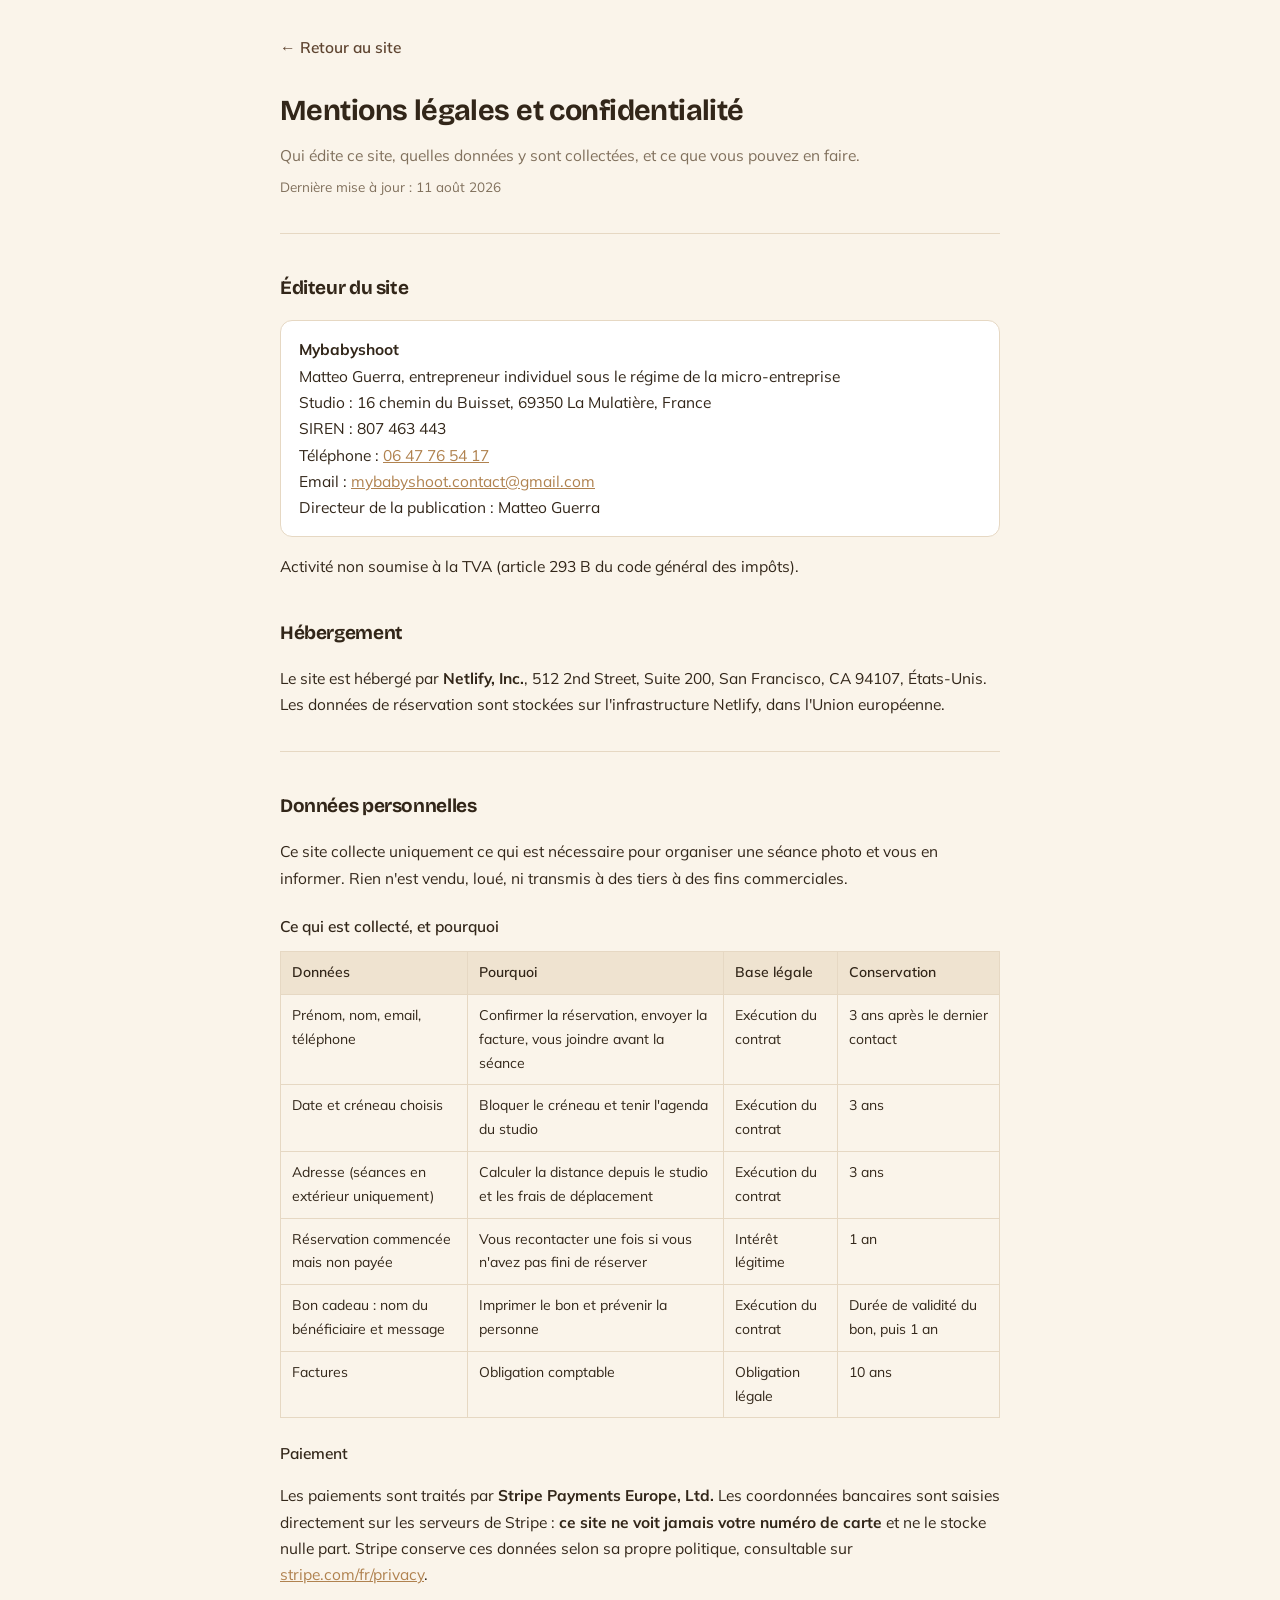
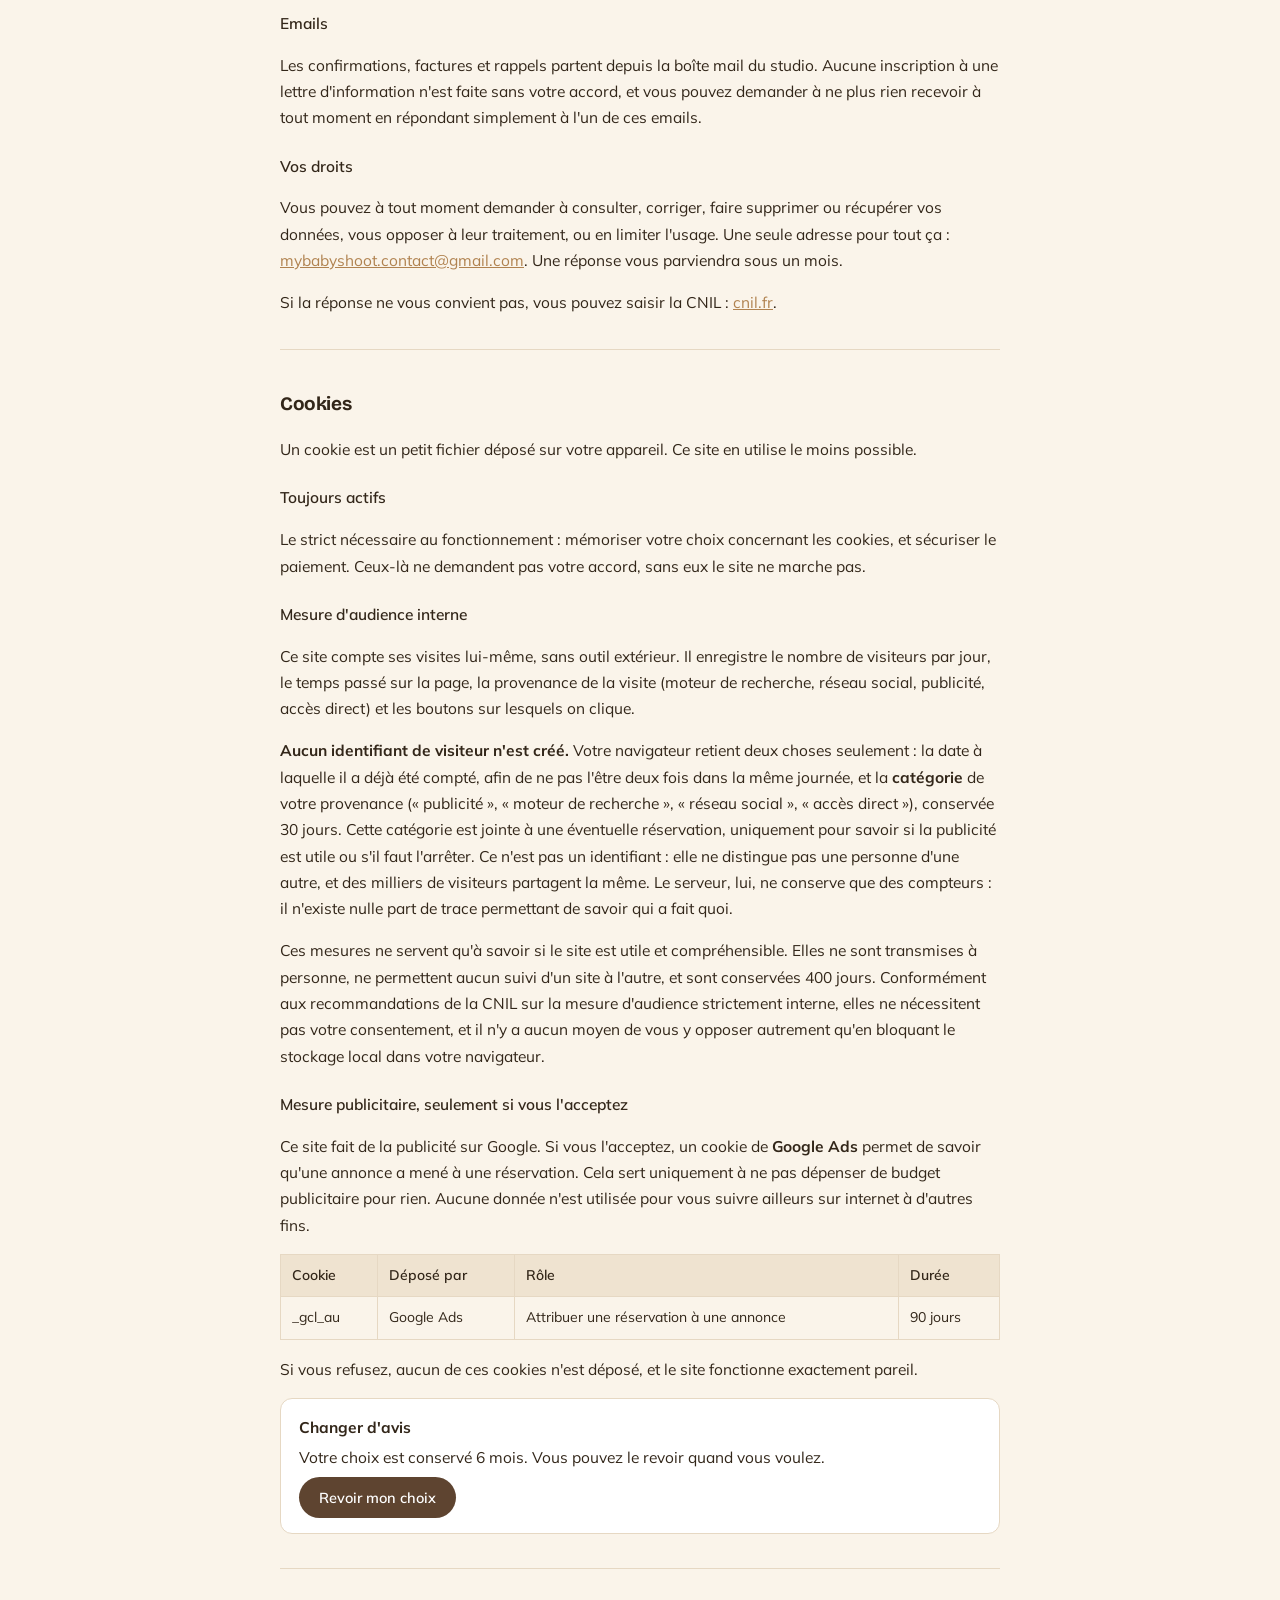
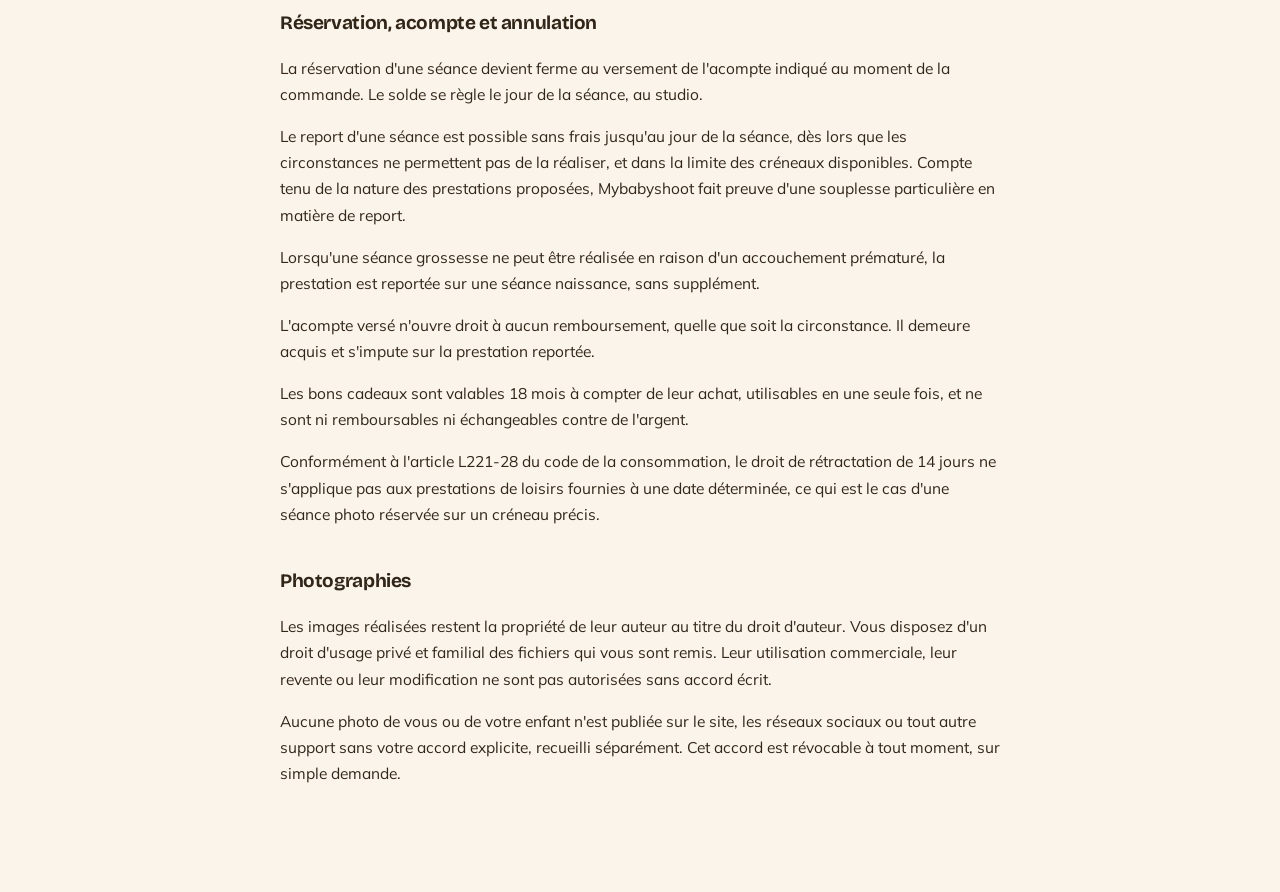
<file: legal.html>
<!doctype html>
<html lang="fr">
<head>
<meta charset="utf-8">
<meta name="viewport" content="width=device-width,initial-scale=1">
<link rel="icon" href="/images/marque/logo-compact.svg" type="image/svg+xml">
<link rel="icon" href="/images/marque/icone-32.png" sizes="32x32" type="image/png">
<link rel="apple-touch-icon" href="/images/marque/apple-touch-icon.png">
<meta name="robots" content="noindex">
<title>Mentions légales et confidentialité | Mybabyshoot</title>
<link rel="preconnect" href="https://fonts.googleapis.com">
<link rel="preconnect" href="https://fonts.gstatic.com" crossorigin>
<link href="https://fonts.googleapis.com/css2?family=Bricolage+Grotesque:opsz,wght@12..96,500;12..96,700&family=Mulish:wght@400;600&display=swap" rel="stylesheet">
<style>
:root{--creme:#FAF4EA;--creme2:#EFE3D0;--encre:#322619;--doux:#80705C;--caramel:#B0824F;--cta:#5E4430;--ligne:#E6D8C3}
*{box-sizing:border-box}
body{margin:0;padding:34px 20px 90px;background:var(--creme);color:var(--encre);
  font-family:'Mulish',-apple-system,'Segoe UI',sans-serif;line-height:1.7;font-size:15.5px}
.wrap{max-width:720px;margin:0 auto}
h1,h2{font-family:'Bricolage Grotesque',sans-serif;letter-spacing:-.02em;margin:0}
h1{font-size:29px;margin-bottom:6px}
h2{font-size:19px;margin:38px 0 10px}
h3{font-size:15.5px;margin:22px 0 4px;font-weight:600}
.chapo{color:var(--doux);margin:0 0 8px}
.maj{color:var(--doux);font-size:13.5px;margin:0 0 30px}
a{color:var(--caramel)}
hr{border:0;border-top:1px solid var(--ligne);margin:34px 0}
ul{padding-left:20px;margin:8px 0}
li{margin-bottom:5px}
table{border-collapse:collapse;width:100%;margin:12px 0;font-size:14px}
th,td{border:1px solid var(--ligne);padding:9px 11px;text-align:left;vertical-align:top}
th{background:var(--creme2);font-weight:600}
.retour{display:inline-block;margin-bottom:26px;color:var(--cta);text-decoration:none;font-weight:600}
.encadre{background:#fff;border:1px solid var(--ligne);border-radius:12px;padding:15px 18px;margin:16px 0}
.btn{display:inline-block;background:var(--cta);color:#fff;border:0;padding:11px 20px;border-radius:999px;
  font-family:inherit;font-size:14.5px;font-weight:600;cursor:pointer;margin-top:6px}
</style>
</head>
<body><div class="wrap">

<a class="retour" href="/">&larr; Retour au site</a>

<h1>Mentions légales et confidentialité</h1>
<p class="chapo">Qui édite ce site, quelles données y sont collectées, et ce que vous pouvez en faire.</p>
<p class="maj">Dernière mise à jour : 11 août 2026</p>

<hr>

<h2>Éditeur du site</h2>
<div class="encadre">
  <p style="margin:0">
    <b>Mybabyshoot</b><br>
    Matteo Guerra, entrepreneur individuel sous le régime de la micro-entreprise<br>
    Studio : 16 chemin du Buisset, 69350 La Mulatière, France<br>
    SIREN : 807 463 443<br>
    Téléphone : <a href="tel:0647765417">06 47 76 54 17</a><br>
    Email : <a href="mailto:mybabyshoot.contact@gmail.com">mybabyshoot.contact@gmail.com</a><br>
    Directeur de la publication : Matteo Guerra
  </p>
</div>
<p>Activité non soumise à la TVA (article 293 B du code général des impôts).</p>

<h2>Hébergement</h2>
<p>Le site est hébergé par <b>Netlify, Inc.</b>, 512 2nd Street, Suite 200, San Francisco, CA 94107, États-Unis.
Les données de réservation sont stockées sur l'infrastructure Netlify, dans l'Union européenne.</p>

<hr>

<h2>Données personnelles</h2>
<p>Ce site collecte uniquement ce qui est nécessaire pour organiser une séance photo et vous en informer.
Rien n'est vendu, loué, ni transmis à des tiers à des fins commerciales.</p>

<h3>Ce qui est collecté, et pourquoi</h3>
<table>
  <tr><th>Données</th><th>Pourquoi</th><th>Base légale</th><th>Conservation</th></tr>
  <tr>
    <td>Prénom, nom, email, téléphone</td>
    <td>Confirmer la réservation, envoyer la facture, vous joindre avant la séance</td>
    <td>Exécution du contrat</td>
    <td>3 ans après le dernier contact</td>
  </tr>
  <tr>
    <td>Date et créneau choisis</td>
    <td>Bloquer le créneau et tenir l'agenda du studio</td>
    <td>Exécution du contrat</td>
    <td>3 ans</td>
  </tr>
  <tr>
    <td>Adresse (séances en extérieur uniquement)</td>
    <td>Calculer la distance depuis le studio et les frais de déplacement</td>
    <td>Exécution du contrat</td>
    <td>3 ans</td>
  </tr>
  <tr>
    <td>Réservation commencée mais non payée</td>
    <td>Vous recontacter une fois si vous n'avez pas fini de réserver</td>
    <td>Intérêt légitime</td>
    <td>1 an</td>
  </tr>
  <tr>
    <td>Bon cadeau : nom du bénéficiaire et message</td>
    <td>Imprimer le bon et prévenir la personne</td>
    <td>Exécution du contrat</td>
    <td>Durée de validité du bon, puis 1 an</td>
  </tr>
  <tr>
    <td>Factures</td>
    <td>Obligation comptable</td>
    <td>Obligation légale</td>
    <td>10 ans</td>
  </tr>
</table>

<h3>Paiement</h3>
<p>Les paiements sont traités par <b>Stripe Payments Europe, Ltd.</b> Les coordonnées bancaires sont saisies
directement sur les serveurs de Stripe : <b>ce site ne voit jamais votre numéro de carte</b> et ne le stocke
nulle part. Stripe conserve ces données selon sa propre politique, consultable sur
<a href="https://stripe.com/fr/privacy" target="_blank" rel="noopener">stripe.com/fr/privacy</a>.</p>

<h3>Emails</h3>
<p>Les confirmations, factures et rappels partent depuis la boîte mail du studio. Aucune inscription à une
lettre d'information n'est faite sans votre accord, et vous pouvez demander à ne plus rien recevoir à tout
moment en répondant simplement à l'un de ces emails.</p>

<h3>Vos droits</h3>
<p>Vous pouvez à tout moment demander à consulter, corriger, faire supprimer ou récupérer vos données,
vous opposer à leur traitement, ou en limiter l'usage. Une seule adresse pour tout ça :
<a href="mailto:mybabyshoot.contact@gmail.com">mybabyshoot.contact@gmail.com</a>. Une réponse vous parviendra sous un mois.</p>
<p>Si la réponse ne vous convient pas, vous pouvez saisir la CNIL :
<a href="https://www.cnil.fr" target="_blank" rel="noopener">cnil.fr</a>.</p>

<hr>

<h2>Cookies</h2>
<p>Un cookie est un petit fichier déposé sur votre appareil. Ce site en utilise le moins possible.</p>

<h3>Toujours actifs</h3>
<p>Le strict nécessaire au fonctionnement : mémoriser votre choix concernant les cookies, et sécuriser
le paiement. Ceux-là ne demandent pas votre accord, sans eux le site ne marche pas.</p>

<h3>Mesure d'audience interne</h3>
<p>Ce site compte ses visites lui-même, sans outil extérieur. Il enregistre le nombre de visiteurs par
jour, le temps passé sur la page, la provenance de la visite (moteur de recherche, réseau social,
publicité, accès direct) et les boutons sur lesquels on clique.</p>
<p><b>Aucun identifiant de visiteur n'est créé.</b> Votre navigateur retient deux choses seulement : la date à
laquelle il a déjà été compté, afin de ne pas l'être deux fois dans la même journée, et la
<b>catégorie</b> de votre provenance (« publicité », « moteur de recherche », « réseau social », « accès
direct »), conservée 30 jours. Cette catégorie est jointe à une éventuelle réservation, uniquement pour
savoir si la publicité est utile ou s'il faut l'arrêter. Ce n'est pas un identifiant : elle ne distingue
pas une personne d'une autre, et des milliers de visiteurs partagent la même. Le serveur, lui, ne conserve
que des compteurs : il n'existe nulle part de trace permettant de savoir qui a fait quoi.</p>
<p>Ces mesures ne servent qu'à savoir si le site est utile et compréhensible. Elles ne sont transmises
à personne, ne permettent aucun suivi d'un site à l'autre, et sont conservées 400 jours. Conformément
aux recommandations de la CNIL sur la mesure d'audience strictement interne, elles ne nécessitent pas
votre consentement, et il n'y a aucun moyen de vous y opposer autrement qu'en bloquant le stockage
local dans votre navigateur.</p>

<h3>Mesure publicitaire, seulement si vous l'acceptez</h3>
<p>Ce site fait de la publicité sur Google. Si vous l'acceptez, un cookie de <b>Google Ads</b> permet de savoir
qu'une annonce a mené à une réservation. Cela sert uniquement à ne pas dépenser de budget publicitaire pour
rien. Aucune donnée n'est utilisée pour vous suivre ailleurs sur internet à d'autres fins.</p>
<table>
  <tr><th>Cookie</th><th>Déposé par</th><th>Rôle</th><th>Durée</th></tr>
  <tr><td>_gcl_au</td><td>Google Ads</td><td>Attribuer une réservation à une annonce</td><td>90 jours</td></tr>
</table>
<p>Si vous refusez, aucun de ces cookies n'est déposé, et le site fonctionne exactement pareil.</p>

<div class="encadre">
  <p style="margin:0 0 4px"><b>Changer d'avis</b></p>
  <p style="margin:0">Votre choix est conservé 6 mois. Vous pouvez le revoir quand vous voulez.</p>
  <button class="btn" id="revoirCookies">Revoir mon choix</button>
</div>

<hr>

<h2>Réservation, acompte et annulation</h2>
<p>La réservation d'une séance devient ferme au versement de l'acompte indiqué au moment de la commande.
Le solde se règle le jour de la séance, au studio.</p>
<p>Le report d'une séance est possible sans frais jusqu'au jour de la séance, dès lors que les circonstances ne
permettent pas de la réaliser, et dans la limite des créneaux disponibles. Compte tenu de la nature des
prestations proposées, Mybabyshoot fait preuve d'une souplesse particulière en matière de report.</p>
<p>Lorsqu'une séance grossesse ne peut être réalisée en raison d'un accouchement prématuré, la prestation est
reportée sur une séance naissance, sans supplément.</p>
<p>L'acompte versé n'ouvre droit à aucun remboursement, quelle que soit la circonstance. Il demeure acquis et
s'impute sur la prestation reportée.</p>
<p>Les bons cadeaux sont valables 18 mois à compter de leur achat, utilisables en une seule fois, et ne sont
ni remboursables ni échangeables contre de l'argent.</p>
<p>Conformément à l'article L221-28 du code de la consommation, le droit de rétractation de 14 jours ne
s'applique pas aux prestations de loisirs fournies à une date déterminée, ce qui est le cas d'une séance photo
réservée sur un créneau précis.</p>

<h2>Photographies</h2>
<p>Les images réalisées restent la propriété de leur auteur au titre du droit d'auteur. Vous disposez d'un droit
d'usage privé et familial des fichiers qui vous sont remis. Leur utilisation commerciale, leur revente ou leur
modification ne sont pas autorisées sans accord écrit.</p>
<p>Aucune photo de vous ou de votre enfant n'est publiée sur le site, les réseaux sociaux ou tout autre support
sans votre accord explicite, recueilli séparément. Cet accord est révocable à tout moment, sur simple demande.</p>

<script>
document.getElementById('revoirCookies').addEventListener('click', function(){
  try { localStorage.removeItem('mbs_cookies'); } catch(e) {}
  location.href = '/';
});
</script>

</div></body></html>
</file>
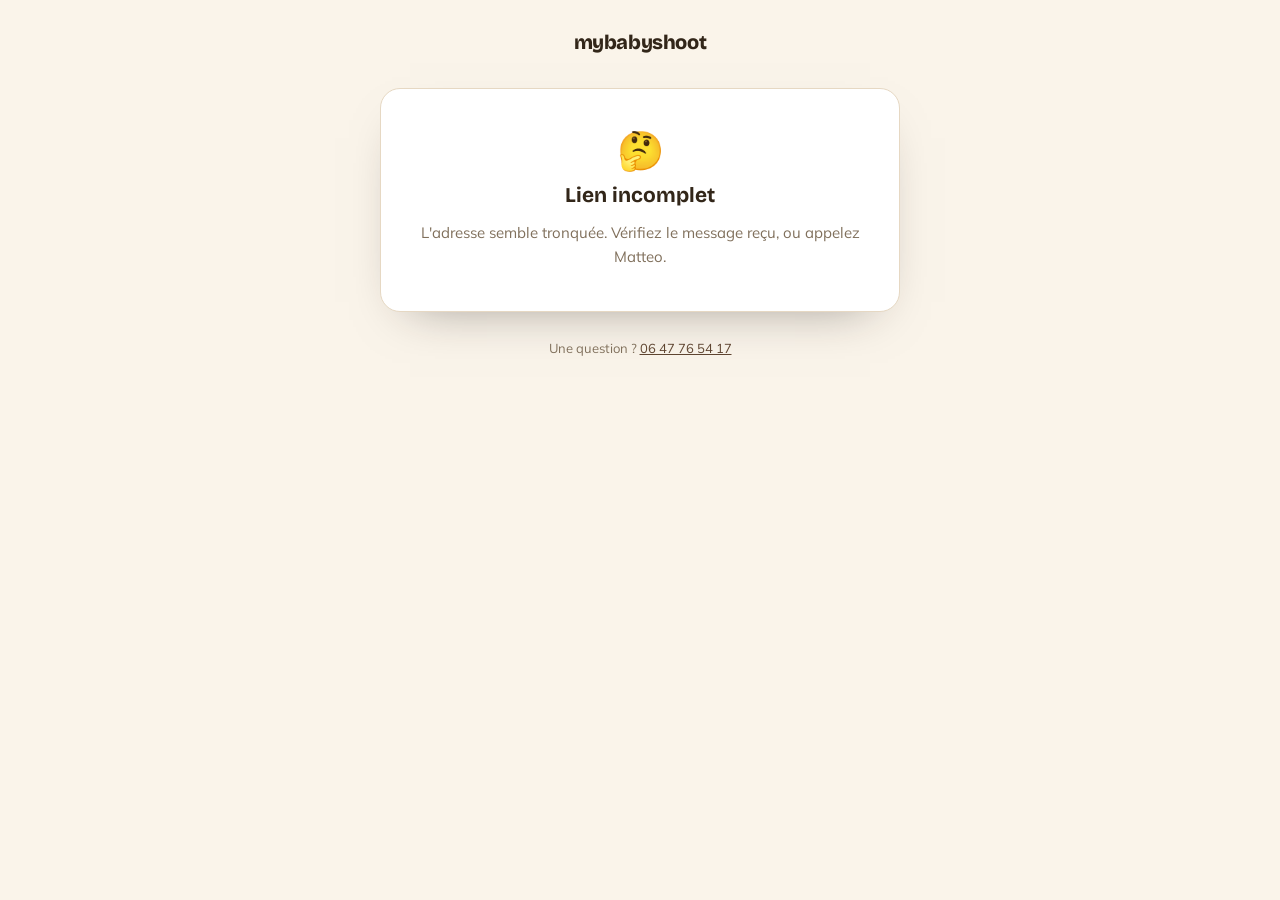
<file: payer.html>
<!DOCTYPE html>
<html lang="fr">
<head>
<meta charset="UTF-8">
<meta name="viewport" content="width=device-width, initial-scale=1">
<link rel="icon" href="/images/marque/logo-compact.svg" type="image/svg+xml">
<link rel="icon" href="/images/marque/icone-32.png" sizes="32x32" type="image/png">
<link rel="apple-touch-icon" href="/images/marque/apple-touch-icon.png">
<meta name="robots" content="noindex">
<title>Votre règlement | Mybabyshoot</title>
<link rel="preconnect" href="https://fonts.googleapis.com">
<link rel="preconnect" href="https://fonts.gstatic.com" crossorigin>
<link href="https://fonts.googleapis.com/css2?family=Bricolage+Grotesque:opsz,wght@12..96,400;12..96,700;12..96,800&family=Mulish:wght@400;500;600;700;800&display=swap" rel="stylesheet">
<style>
:root{--cream:#FAF4EA;--ink:#322619;--ink-soft:#80705C;--line:#E6D8C3;--cta:#5E4430;--gold:#C2A06B;
  --ok:#2E7D5B;--danger:#B4472F}
*{box-sizing:border-box}
body{margin:0;background:var(--cream);color:var(--ink);font-family:Mulish,system-ui,sans-serif;
  padding:26px 18px 70px;line-height:1.6}
.wrap{max-width:520px;margin:0 auto}
.marque{text-align:center;font-family:'Bricolage Grotesque',sans-serif;font-weight:800;font-size:20px;
  letter-spacing:-.02em;margin:0 0 30px}
.carte{background:#fff;border:1px solid var(--line);border-radius:20px;padding:28px 24px;
  box-shadow:0 20px 50px -30px rgba(35,27,25,.5)}
h1{font-family:'Bricolage Grotesque',sans-serif;font-size:clamp(22px,4.5vw,28px);margin:0 0 6px}
.sous{color:var(--ink-soft);font-size:15px;margin:0 0 22px}
.ligne{display:flex;justify-content:space-between;align-items:baseline;gap:14px;
  padding:15px 0;border-top:1px solid var(--line)}
.ligne:last-of-type{border-bottom:1px solid var(--line)}
.ligne .quoi{font-size:15.5px}
.montant{font-family:'Bricolage Grotesque',sans-serif;font-weight:800;font-size:34px;white-space:nowrap}
.btn{font-family:inherit;font-weight:700;font-size:16px;padding:16px 24px;border:0;border-radius:999px;
  cursor:pointer;text-decoration:none;display:flex;align-items:center;justify-content:center;gap:8px;width:100%}
.btn-plein{background:var(--cta);color:var(--cream);margin-top:22px}
.btn-plein:hover{background:var(--ink)}
.btn-clair{background:transparent;color:var(--ink);border:1.5px solid var(--line);margin-top:10px}
.btn-clair:hover{border-color:var(--cta)}
.btn[disabled]{opacity:.55;cursor:default}
/* Sans cette ligne, hidden ne cache rien : display:flex ci-dessus l'emporte
   sur la regle du navigateur. Le bouton "3 fois" restait visible sur une
   marche a 100 €, alors que Klarna n'est pas proposable en dessous de 150. */
.btn[hidden]{display:none}
.argument{font-size:15.5px;line-height:1.7;margin:0 0 20px}
.argument p{margin:0 0 12px}
.gains{list-style:none;padding:0;margin:0 0 22px;background:#FBF6EF;border-radius:14px;
  border:1px solid var(--line);overflow:hidden}
.gains li{padding:11px 16px 11px 40px;position:relative;font-size:14.5px;
  border-bottom:1px solid var(--line)}
.gains li:last-child{border-bottom:none}
.gains li::before{content:"";position:absolute;left:16px;top:17px;width:9px;height:9px;
  border-radius:50%;background:var(--gold)}

.titre-sec{font-size:13px;font-weight:700;letter-spacing:.05em;text-transform:uppercase;
  color:var(--ink-soft);margin:26px 0 11px}
.titre-sec:first-child{margin-top:0}
.facultatif{font-weight:400;text-transform:none;letter-spacing:0;font-size:12.5px}

/* Les montees en gamme : une seule a la fois. */
.opts{display:grid;gap:11px;margin:0 0 6px}
.opt{display:block;position:relative;border:1.5px solid var(--line);border-radius:16px;
  padding:15px 17px 16px 46px;cursor:pointer;background:#fff;
  transition:border-color .15s,box-shadow .15s}
.opt:hover{border-color:var(--gold)}
.opt input{position:absolute;opacity:0;width:0;height:0}
.opt .puce{position:absolute;left:17px;top:18px;width:19px;height:19px;border-radius:50%;
  border:1.5px solid var(--line);background:#fff}
.opt .puce::after{content:"";position:absolute;inset:3px;border-radius:50%;background:var(--cta);
  transform:scale(0);transition:transform .14s}
.opt.on{border-color:var(--cta);box-shadow:0 0 0 3px rgba(94,68,48,.09)}
.opt.on .puce{border-color:var(--cta)}
.opt.on .puce::after{transform:scale(1)}
.opt:focus-within{border-color:var(--cta)}
.conseil{display:inline-block;background:var(--gold);color:#fff;font-size:11px;font-weight:800;
  letter-spacing:.06em;text-transform:uppercase;padding:3px 9px;border-radius:999px;margin-bottom:8px}
.opt .tete{display:flex;justify-content:space-between;gap:12px;align-items:baseline}
.opt .nom{font-weight:700;font-size:15.5px;line-height:1.35}
.opt .prix{font-family:'Bricolage Grotesque',sans-serif;font-weight:800;font-size:20px;white-space:nowrap}
.opt ul{list-style:none;padding:0;margin:9px 0 0}
.opt li{position:relative;padding-left:15px;font-size:14px;color:var(--ink-soft);margin-top:5px;line-height:1.5}
.opt li::before{content:"";position:absolute;left:0;top:8px;width:6px;height:6px;border-radius:50%;
  background:var(--gold)}
.opt .ecart{font-size:13.5px;color:var(--ink-soft);margin-top:10px;padding-top:9px;
  border-top:1px dashed var(--line)}

/* Les complements, qui se cumulent. */
.art{display:flex;align-items:center;gap:12px;padding:13px 0;border-top:1px solid var(--line)}
.art:first-of-type{border-top:none}
.art .tx{flex:1;min-width:0}
.art .tx b{display:block;font-size:15px;font-weight:700}
.art .tx span{display:block;font-size:13px;color:var(--ink-soft);line-height:1.45;margin-top:2px}
.pas{display:flex;align-items:center;gap:2px;flex:0 0 auto;border:1.5px solid var(--line);
  border-radius:999px;padding:3px}
.pas button{width:34px;height:34px;border:0;background:none;font-family:inherit;font-size:19px;
  font-weight:700;color:var(--cta);cursor:pointer;border-radius:50%;line-height:1}
.pas button:disabled{opacity:.3;cursor:default}
.pas .n{min-width:26px;text-align:center;font-weight:800;font-size:16px;
  font-family:'Bricolage Grotesque',sans-serif}
.num{width:100%;margin:2px 0 12px;padding:11px 13px;border:1.5px solid var(--line);border-radius:12px;
  font-family:inherit;font-size:15px;background:#FBF6EF;color:var(--ink)}
.num:focus{outline:none;border-color:var(--cta);background:#fff}
.num::placeholder{color:#B9A88F}
.champ{margin-bottom:10px}
.champ label{display:block;font-size:13px;color:var(--ink-soft);margin-bottom:4px}
.duo{display:flex;gap:10px}
.duo .champ:first-child{flex:0 0 38%}
.astuce{font-size:13.5px;background:#FBF6EF;border:1px solid var(--line);border-radius:12px;
  padding:10px 13px;margin:0 0 12px;color:var(--ink)}
/* Les raccourcis : cinq ou dix d'un seul geste. */
.raccourcis{display:flex;gap:9px;margin:2px 0 4px;flex-wrap:wrap}
.raccourcis button{flex:1 1 0;min-width:140px;display:flex;justify-content:space-between;
  align-items:baseline;gap:8px;border:1.5px solid var(--line);background:#fff;border-radius:14px;
  padding:11px 14px;font-family:inherit;font-size:14px;font-weight:600;color:var(--ink);cursor:pointer;
  transition:border-color .15s,box-shadow .15s}
.raccourcis button:hover{border-color:var(--gold)}
.raccourcis button.on{border-color:var(--cta);box-shadow:0 0 0 3px rgba(94,68,48,.09)}
.raccourcis button b{font-family:'Bricolage Grotesque',sans-serif;font-weight:800;font-size:16px;
  white-space:nowrap}
/* Un champ obligatoire encore vide, quand ce qu'il complete a ete choisi. */
.num.manque{border-color:var(--danger);background:#FDF0EC}
.oblig{color:var(--danger);font-weight:600}

.recap{margin-top:22px;border-top:1px solid var(--line);padding-top:6px}
.rl{display:flex;justify-content:space-between;gap:12px;padding:8px 0;font-size:14.5px}
.rl .d{color:var(--ink-soft);font-size:13px}
.rl b{white-space:nowrap}
.rtotal{display:flex;justify-content:space-between;align-items:baseline;gap:14px;
  border-top:1px solid var(--line);margin-top:6px;padding-top:14px}
.erreurs{background:#FDF0EC;border:1px solid #F0C9BD;color:var(--danger);border-radius:12px;
  padding:11px 14px;font-size:13.5px;margin-top:14px}
.erreurs ul{margin:0;padding-left:18px}

.note{font-size:13px;color:var(--ink-soft);margin-top:16px;text-align:center;line-height:1.55}
.etat{text-align:center;padding:14px 0}
.etat .pic{font-size:38px;line-height:1;margin-bottom:10px}
.etat h2{font-family:'Bricolage Grotesque',sans-serif;font-size:21px;margin:0 0 8px}
.etat p{color:var(--ink-soft);font-size:15px;margin:0}
.ok{color:var(--ok)} .ko{color:var(--danger)}
.pied{text-align:center;font-size:13px;color:var(--ink-soft);margin-top:26px}
.pied a{color:var(--cta)}
</style>
</head>
<body>
<div class="wrap">
  <div class="marque">mybabyshoot</div>
  <div class="carte" id="zone">
    <div class="etat"><p>Un instant…</p></div>
  </div>
  <div class="pied">Une question ? <a href="tel:0647765417">06 47 76 54 17</a></div>
</div>

<script>
/* La page d'un lien de paiement.

   Elle sert deux choses a la fois :
   - les montees en gamme, dont on ne prend qu'UNE (on ne passe pas a la
     fois en Confort et en Prestige) ;
   - les complements, qui se cumulent librement avec leurs quantites.

   AUCUN PRIX NE VIENT D'ICI. La page en affiche pour que la cliente suive
   son total pendant qu'elle choisit, mais au moment de payer elle n'envoie
   que des identifiants et des quantites : le serveur refait le calcul
   entier. Les deux formules sont volontairement identiques, et un test
   compare les deux sur des paniers tires au hasard.

   La session Stripe n'est creee qu'au clic : une session expire au bout de
   24 heures, alors qu'un lien envoye par SMS doit vivre des semaines. */
const API = "https://matt-crm.netlify.app/.netlify/functions";
const params = new URLSearchParams(location.search);
const CODE = (params.get("c") || "").toUpperCase().replace(/[^A-Z0-9]/g, "").slice(0, 12);
const RETOUR_OK = params.get("ok") === "1";
const zone = document.getElementById("zone");

const esc = s => String(s == null ? "" : s)
  .replace(/&/g, "&amp;").replace(/</g, "&lt;").replace(/>/g, "&gt;");
const eur = n => n + " €";

let OPTIONS = [], EXTRAS = {}, GRILLE = null, SEUIL3X = 150;
let choix = { formule: "", photos: 0, album: 0, tirages: {}, numeros: {}, adresse: {} };

function message(pic, titre, texte, classe){
  zone.innerHTML = `<div class="etat">
    <div class="pic ${classe || ""}">${pic}</div>
    <h2>${esc(titre)}</h2>
    <p>${texte}</p>
  </div>`;
}

/* ---------- les prix, copie exacte de mbs-panier.mjs ---------- */
function prixPhotos(n){
  n = Math.max(0, Math.min(parseInt(n, 10) || 0, GRILLE.photosMax));
  if(!n) return 0;
  if(n >= GRILLE.grosDes) return n * GRILLE.photoDes10;
  return n * GRILLE.photo;
}

/* Ce panier sert a AFFICHER. Le serveur refait le meme calcul au clic. */
function calculer(){
  const lignes = [];
  const f = OPTIONS.find(o => o.id === choix.formule);
  if(f) lignes.push({ libelle: f.titre, detail: "", montant: f.montant });

  if(EXTRAS.photos && choix.photos > 0){
    const n = choix.photos;
    lignes.push({
      libelle: n + " photo" + (n > 1 ? "s" : "") + " retouchée" + (n > 1 ? "s" : "") + " en plus",
      detail: n >= GRILLE.grosDes ? GRILLE.photoDes10 + " € l'unité, à partir de " + GRILLE.grosDes
            : GRILLE.photo + " € l'unité",
      montant: prixPhotos(n)
    });
  }
  if(EXTRAS.album && choix.album > 0){
    const n = choix.album;
    lignes.push({
      libelle: n > 1 ? n + " albums photo imprimés" : "Album photo imprimé",
      detail: n > 1 ? GRILLE.album + " € l'unité" : "",
      montant: n * GRILLE.album
    });
  }

  let totalTirages = 0, nbTirages = 0;
  if(EXTRAS.tirages){
    GRILLE.tailles.forEach(t => {
      const n = choix.tirages[t.cle] || 0;
      if(!n) return;
      const numeros = (choix.numeros[t.cle] || "").trim();
      const montant = n * t.prix;
      totalTirages += montant; nbTirages += n;
      lignes.push({
        libelle: n + " tirage" + (n > 1 ? "s" : "") + " " + t.nom,
        detail: numeros ? "photo" + (n > 1 ? "s" : "") + " n° " + numeros : "",
        montant
      });
    });
  }
  const envoiOffert = totalTirages >= GRILLE.envoiOffertDes;
  if(nbTirages > 0 && !envoiOffert){
    lignes.push({ libelle: "Envoi postal",
      detail: "offert à partir de " + GRILLE.envoiOffertDes + " € de tirages",
      montant: GRILLE.envoi });
  }
  const total = lignes.reduce((s, l) => s + l.montant, 0);
  return { lignes, total, nbTirages, envoiOffert };
}

/* "Vous en avez 4 pour 60 € ; a 5, c'est 50." On le dit quand c'est vrai
   et a son avantage : sinon le total baisserait en ajoutant une photo sans
   que personne comprenne pourquoi. */
function conseilPhotos(n){
  if(!n || n >= GRILLE.grosDes) return null;
  const ici = prixPhotos(n), palier = prixPhotos(GRILLE.grosDes);
  return palier < ici ? { prix: palier, economie: ici - palier } : null;
}

/* ---------- l'affichage ---------- */
async function charger(){
  if(!CODE){
    message("🤔", "Lien incomplet",
      "L'adresse semble tronquée. Vérifiez le message reçu, ou appelez Matteo.");
    return;
  }
  let j = null;
  try{
    const r = await fetch(`${API}/mbs-lien?code=${encodeURIComponent(CODE)}`, {cache:"no-store"});
    j = await r.json();
  }catch(e){
    message("📡", "Connexion impossible", "Vérifiez votre connexion et rechargez la page.");
    return;
  }
  if(!j || !j.ok){
    message("🤔", "Lien introuvable",
      "Ce lien n'existe pas ou plus. Appelez Matteo au 06 47 76 54 17, il vous en renverra un.");
    return;
  }

  const l = j.lien;
  if(RETOUR_OK || l.statut === "paye"){
    message("✅", "C'est réglé, merci !",
      "Votre facture vous est envoyée par email dans la minute.<br>À très vite au studio.", "ok");
    return;
  }
  if(l.statut === "annule"){
    message("🚫", "Ce lien a été annulé",
      "Appelez Matteo au 06 47 76 54 17 s'il s'agit d'une erreur.", "ko");
    return;
  }

  OPTIONS = (Array.isArray(l.options) && l.options.length) ? l.options : [];
  EXTRAS = l.extras || {};
  GRILLE = l.grille;
  SEUIL3X = l.seuil3x || 150;

  /* Un lien d'avant, sans marches ni complements : une seule chose a regler. */
  if(!OPTIONS.length && !GRILLE){
    OPTIONS = [{ id:"o1", titre:l.libelle, montant:l.montant, gains:l.gains || [],
                 conseil:false, troisFois:!!l.troisFois }];
  }
  /* Quand rien d'autre n'est propose, la marche est cochee d'avance : il n'y
     a pas de choix a faire. Des qu'il y a des complements, elle reste libre
     de ne rien changer a sa formule. */
  if(!GRILLE && OPTIONS.length) choix.formule = (OPTIONS.find(o => o.conseil) || OPTIONS[0]).id;

  dessiner(l);
}

function carteOption(o, i){
  const precedente = i > 0 ? OPTIONS[i - 1] : null;
  const ecart = precedente ? o.montant - precedente.montant : 0;
  return `<label class="opt${o.id === choix.formule ? " on" : ""}" data-id="${esc(o.id)}">
    <input type="radio" name="marche" value="${esc(o.id)}"${o.id === choix.formule ? " checked" : ""}>
    <span class="puce"></span>
    ${o.conseil ? `<span class="conseil">Mon conseil</span>` : ""}
    <span class="tete">
      <span class="nom">${esc(o.titre)}</span>
      <span class="prix">${eur(o.montant)}</span>
    </span>
    ${(o.gains && o.gains.length)
      ? `<ul>${o.gains.map(g => "<li>" + esc(g) + "</li>").join("")}</ul>` : ""}
    ${ecart > 0
      ? `<div class="ecart">Soit ${eur(ecart)} de plus que la proposition juste au-dessus.</div>` : ""}
  </label>`;
}

function pas(cle, n, max){
  return `<span class="pas">
    <button type="button" data-moins="${cle}" aria-label="Retirer">−</button>
    <span class="n" data-n="${cle}">${n}</span>
    <button type="button" data-plus="${cle}" aria-label="Ajouter" ${n >= max ? "disabled" : ""}>+</button>
  </span>`;
}

function dessiner(l){
  const argument = l.argument
    ? `<div class="argument">${esc(l.argument).replace(/\n{2,}/g, "</p><p>").replace(/\n/g, "<br>")}</div>`
    : `<p class="sous">Voici ce qu'il reste à régler. Le paiement est sécurisé, et votre facture
       vous sera envoyée automatiquement.</p>`;

  const aDesExtras = !!GRILLE;
  let h = `<h1>${l.prenom ? "Bonjour " + esc(l.prenom) + " !" : "Bonjour !"}</h1>${argument}`;

  if(OPTIONS.length){
    h += `<div class="titre-sec">${aDesExtras
      ? `Changer de formule <span class="facultatif">— une seule, si vous le souhaitez</span>`
      : `Vous choisissez`}</div>
      <div class="opts">${OPTIONS.map(carteOption).join("")}
      ${aDesExtras ? `<label class="opt${choix.formule === "" ? " on" : ""}" data-id="">
        <input type="radio" name="marche" value=""${choix.formule === "" ? " checked" : ""}>
        <span class="puce"></span>
        <span class="tete"><span class="nom">Je garde ma formule</span></span>
      </label>` : ""}</div>`;
  }

  if(EXTRAS.photos){
    h += `<div class="titre-sec">Photos retouchées en plus</div>
      <div class="art">
        <span class="tx"><b>Photo retouchée</b><span>${GRILLE.photo} € l'unité · à partir de ${GRILLE.grosDes}, ${GRILLE.photoDes10} € l'unité</span></span>
        ${pas("photos", choix.photos, GRILLE.photosMax)}
      </div>
      <div class="raccourcis">
        <button type="button" data-photos="${GRILLE.grosDes}">${GRILLE.grosDes} photos retouchées <b>${eur(prixPhotos(GRILLE.grosDes))}</b></button>
        <button type="button" data-photos="${GRILLE.grosDes * 2}">${GRILLE.grosDes * 2} photos retouchées <b>${eur(prixPhotos(GRILLE.grosDes * 2))}</b></button>
      </div>
      <div id="conseilPhotos"></div>`;
  }
  if(EXTRAS.album){
    h += `<div class="titre-sec">Album imprimé</div>
      <div class="art">
        <span class="tx"><b>Album photo imprimé</b><span>${GRILLE.album} € · vos plus belles images, reliées</span></span>
        ${pas("album", choix.album, GRILLE.albumsMax)}
      </div>`;
  }
  if(EXTRAS.tirages){
    h += `<div class="titre-sec">Tirages papier</div>`;
    GRILLE.tailles.forEach(t => {
      h += `<div class="art">
        <span class="tx"><b>${esc(t.nom)}</b><span>${t.prix} € le tirage</span></span>
        ${pas("t:" + t.cle, choix.tirages[t.cle] || 0, GRILLE.tiragesMax)}
      </div>
      <input class="num" id="num-${esc(t.cle)}" data-num="${esc(t.cle)}" hidden
        placeholder="Obligatoire : numéros des photos en ${esc(t.nom)}, ex. 12, 45"
        value="${esc(choix.numeros[t.cle] || "")}">`;
    });
    h += `<div id="zoneAdresse" hidden>
      <div class="titre-sec">Où envoyer vos tirages</div>
      <div class="astuce">L'envoi coûte ${GRILLE.envoi} €, offert à partir de ${GRILLE.envoiOffertDes} € de tirages.</div>
      <div class="champ"><label for="adNom">Nom inscrit sur la boîte aux lettres <span class="oblig">obligatoire</span></label>
        <input class="num" id="adNom" data-ad="nom" style="margin:0" value="${esc(choix.adresse.nom || "")}"></div>
      <div class="champ"><label for="adL1">Adresse <span class="oblig">obligatoire</span></label>
        <input class="num" id="adL1" data-ad="ligne1" style="margin:0" placeholder="12 rue des Lilas" value="${esc(choix.adresse.ligne1 || "")}"></div>
      <div class="champ"><label for="adL2">Complément <span style="opacity:.7">(facultatif)</span></label>
        <input class="num" id="adL2" data-ad="ligne2" style="margin:0" placeholder="Bâtiment, étage, digicode" value="${esc(choix.adresse.ligne2 || "")}"></div>
      <div class="duo">
        <div class="champ"><label for="adCp">Code postal <span class="oblig">obligatoire</span></label>
          <input class="num" id="adCp" data-ad="cp" style="margin:0" inputmode="numeric" value="${esc(choix.adresse.cp || "")}"></div>
        <div class="champ" style="flex:1"><label for="adVille">Ville <span class="oblig">obligatoire</span></label>
          <input class="num" id="adVille" data-ad="ville" style="margin:0" value="${esc(choix.adresse.ville || "")}"></div>
      </div>
    </div>`;
  }

  h += `<div class="recap" id="recap"></div>
    <div id="manque"></div>
    <div id="erreurs"></div>
    <button class="btn btn-plein" id="payer"></button>
    <button class="btn btn-clair" id="payer3" hidden>ou en 3 fois sans frais, avec Klarna</button>
    <div class="note" id="note">Vous serez redirigée vers notre prestataire de paiement.
      Aucune donnée bancaire ne transite par ce site.</div>`;

  zone.innerHTML = h;

  /* Une seule fois : dessiner() peut etre rappelee (retour de Stripe,
     lien deja regle), et rattacher les ecouteurs ferait compter chaque
     clic deux fois. */
  if(!zone.dataset.ecoute){
    zone.dataset.ecoute = "1";
    zone.addEventListener("click", surClic);
    zone.addEventListener("input", surSaisie);
    zone.addEventListener("change", surSaisie);
  }
  document.getElementById("payer").addEventListener("click", () => lancer("carte"));
  document.getElementById("payer3").addEventListener("click", () => lancer("3x"));
  majTotal();
}

/* Les messages d erreur du serveur restent a l ecran jusqu a ce qu elle
   corrige : les effacer a la moindre mise a jour du total revenait a les
   faire clignoter sans qu elle ait le temps de lire. */
function oublierErreurs(){
  const e = document.getElementById("erreurs");
  if(e) e.innerHTML = "";
}

function surClic(ev){
  /* Un raccourci POSE la quantite au lieu de l'incrementer. Reappuyer
     dessus la remet a zero : on ne se retrouve pas coince avec dix photos
     sans savoir comment revenir en arriere. */
  const rac = ev.target.closest("[data-photos]");
  if(rac){
    oublierErreurs();
    const n = parseInt(rac.dataset.photos, 10) || 0;
    choix.photos = (choix.photos === n) ? 0 : n;
    majTotal();
    return;
  }
  const plus = ev.target.closest("[data-plus]"), moins = ev.target.closest("[data-moins]");
  if(!plus && !moins) return;
  oublierErreurs();
  const cle = (plus || moins).dataset.plus || (plus || moins).dataset.moins;
  const sens = plus ? 1 : -1;
  if(cle === "photos") choix.photos = borne(choix.photos + sens, GRILLE.photosMax);
  else if(cle === "album") choix.album = borne(choix.album + sens, GRILLE.albumsMax);
  else if(cle.startsWith("t:")){
    const t = cle.slice(2);
    choix.tirages[t] = borne((choix.tirages[t] || 0) + sens, GRILLE.tiragesMax);
  }
  majTotal();
}
const borne = (n, max) => Math.max(0, Math.min(n, max));

function surSaisie(ev){
  oublierErreurs();
  const r = ev.target.closest('input[name="marche"]');
  if(r){ choix.formule = r.value;
    zone.querySelectorAll(".opt").forEach(el => el.classList.toggle("on", el.dataset.id === r.value));
    majTotal(); return; }
  const num = ev.target.closest("[data-num]");
  if(num){ choix.numeros[num.dataset.num] = num.value; majTotal(); return; }
  const ad = ev.target.closest("[data-ad]");
  if(ad){ choix.adresse[ad.dataset.ad] = ad.value; majTotal(); }
}

/* Ce qui manque encore pour que Matt puisse executer la commande. Le
   serveur refuse deja sans ces informations, mais apres le clic : ici on
   empeche carrement de valider, pour que Matt n'ait jamais a rappeler une
   cliente pour lui redemander son adresse. */
function manquants(){
  const m = [];
  if(!EXTRAS.tirages) return m;
  let nb = 0;
  GRILLE.tailles.forEach(t => {
    const q = choix.tirages[t.cle] || 0;
    if(!q) return;
    nb += q;
    if(!(choix.numeros[t.cle] || "").trim())
      m.push({ champ: "num-" + t.cle, texte: "les numéros des photos à tirer en " + t.nom });
  });
  if(!nb) return m;
  if(!(choix.adresse.nom || "").trim())    m.push({ champ:"adNom",   texte:"le nom inscrit sur la boîte aux lettres" });
  if(!(choix.adresse.ligne1 || "").trim()) m.push({ champ:"adL1",    texte:"l'adresse postale" });
  if(!(choix.adresse.cp || "").trim())     m.push({ champ:"adCp",    texte:"le code postal" });
  if(!(choix.adresse.ville || "").trim())  m.push({ champ:"adVille", texte:"la ville" });
  return m;
}

/* On ne redessine que ce qui bouge : redessiner la page entiere ferait
   perdre le curseur au milieu d'une adresse. */
function majTotal(){
  const p = calculer();

  zone.querySelectorAll("[data-n]").forEach(el => {
    const cle = el.dataset.n;
    el.textContent = cle === "photos" ? choix.photos
      : cle === "album" ? choix.album
      : (choix.tirages[cle.slice(2)] || 0);
  });
  zone.querySelectorAll("[data-plus]").forEach(b => {
    const cle = b.dataset.plus;
    const n = cle === "photos" ? choix.photos : cle === "album" ? choix.album : (choix.tirages[cle.slice(2)] || 0);
    const max = cle === "photos" ? GRILLE.photosMax : cle === "album" ? GRILLE.albumsMax : GRILLE.tiragesMax;
    b.disabled = n >= max;
  });
  zone.querySelectorAll("[data-num]").forEach(el => {
    el.hidden = !(choix.tirages[el.dataset.num] > 0);
  });
  /* Le raccourci s allume quand la quantite correspond exactement : elle
     voit d un coup d oeil ou elle en est, au compteur comme au raccourci. */
  zone.querySelectorAll("[data-photos]").forEach(b => {
    b.classList.toggle("on", choix.photos === (parseInt(b.dataset.photos, 10) || 0));
  });

  const za = document.getElementById("zoneAdresse");
  if(za) za.hidden = !(p.nbTirages > 0);

  const cp = document.getElementById("conseilPhotos");
  if(cp){
    const c = conseilPhotos(choix.photos);
    cp.innerHTML = c
      ? `<div class="astuce">À ${GRILLE.grosDes} photos, c'est ${eur(c.prix)} au lieu de ${eur(prixPhotos(choix.photos))} : ${eur(c.economie)} de moins pour une photo de plus.</div>`
      : "";
  }

  const recap = document.getElementById("recap");
  recap.innerHTML = p.lignes.length
    ? p.lignes.map(l => `<div class="rl"><span>${esc(l.libelle)}${l.detail
        ? `<span class="d">${esc(l.detail)}</span>` : ""}</span><b>${eur(l.montant)}</b></div>`).join("")
      + `<div class="rtotal"><span class="quoi">Total</span><span class="montant">${eur(p.total)}</span></div>`
      + (p.envoiOffert ? `<div class="rl"><span class="d">Envoi offert</span></div>` : "")
    : `<p class="sous" style="margin:14px 0 0">Choisissez ce qui vous fait plaisir : le total s'affiche ici.</p>`;

  /* Les champs encore vides se signalent, mais seulement ceux qui sont
     devenus necessaires : pas de rouge avant qu'elle ait choisi un tirage. */
  const m = manquants();
  const aCorriger = new Set(m.map(x => x.champ));
  zone.querySelectorAll(".num").forEach(el => el.classList.toggle("manque", aCorriger.has(el.id)));

  const boite = document.getElementById("manque");
  boite.innerHTML = m.length
    ? `<div class="erreurs">Avant de régler, il me manque ${m.length > 1 ? "" : ""}
        <ul>${m.map(x => "<li>" + esc(x.texte) + "</li>").join("")}</ul>
        <div style="margin-top:6px">Sans ça, je ne pourrai pas préparer ni envoyer vos tirages.</div>
      </div>`
    : "";

  const payer = document.getElementById("payer");
  const pret = p.total > 0 && !m.length;
  payer.disabled = !pret;
  payer.textContent = p.total <= 0 ? "Rien de sélectionné"
    : m.length ? "Complétez les informations ci-dessus"
    : "Régler " + eur(p.total) + " par carte";
  document.getElementById("payer3").hidden = !(pret && p.total >= SEUIL3X);
}

async function lancer(moyen){
  const p = calculer();
  if(p.total <= 0) return;
  const boutons = [...zone.querySelectorAll("button")];
  boutons.forEach(b => b.disabled = true);
  const note = document.getElementById("note");
  if(note) note.textContent = "Ouverture du paiement sécurisé…";
  try{
    const r = await fetch(`${API}/mbs-lien?code=${encodeURIComponent(CODE)}`, {
      method:"POST", headers:{"Content-Type":"application/json"},
      /* Uniquement des identifiants et des quantites : le serveur relit les
         prix et refait le total. */
      body: JSON.stringify({ paiement: moyen, choix })
    });
    const j = await r.json();
    if(j && j.ok && j.url){ location.href = j.url; return; }
    if(j && j.erreur === "deja_paye"){ charger(); return; }
    if(j && j.messages && j.messages.length){
      document.getElementById("erreurs").innerHTML =
        `<div class="erreurs"><ul>${j.messages.map(m => "<li>" + esc(m) + "</li>").join("")}</ul></div>`;
      if(note) note.textContent = "";
    } else if(note){
      note.innerHTML = `<span class="ko">Le paiement n'a pas pu s'ouvrir.
        Réessayez, ou appelez Matteo au 06 47 76 54 17.</span>`;
    }
  }catch(e){
    if(note) note.innerHTML = `<span class="ko">Connexion perdue. Réessayez dans un instant.</span>`;
  }
  boutons.forEach(b => b.disabled = false);
  majTotal();
}

charger();
</script>
</body>
</html>
</file>
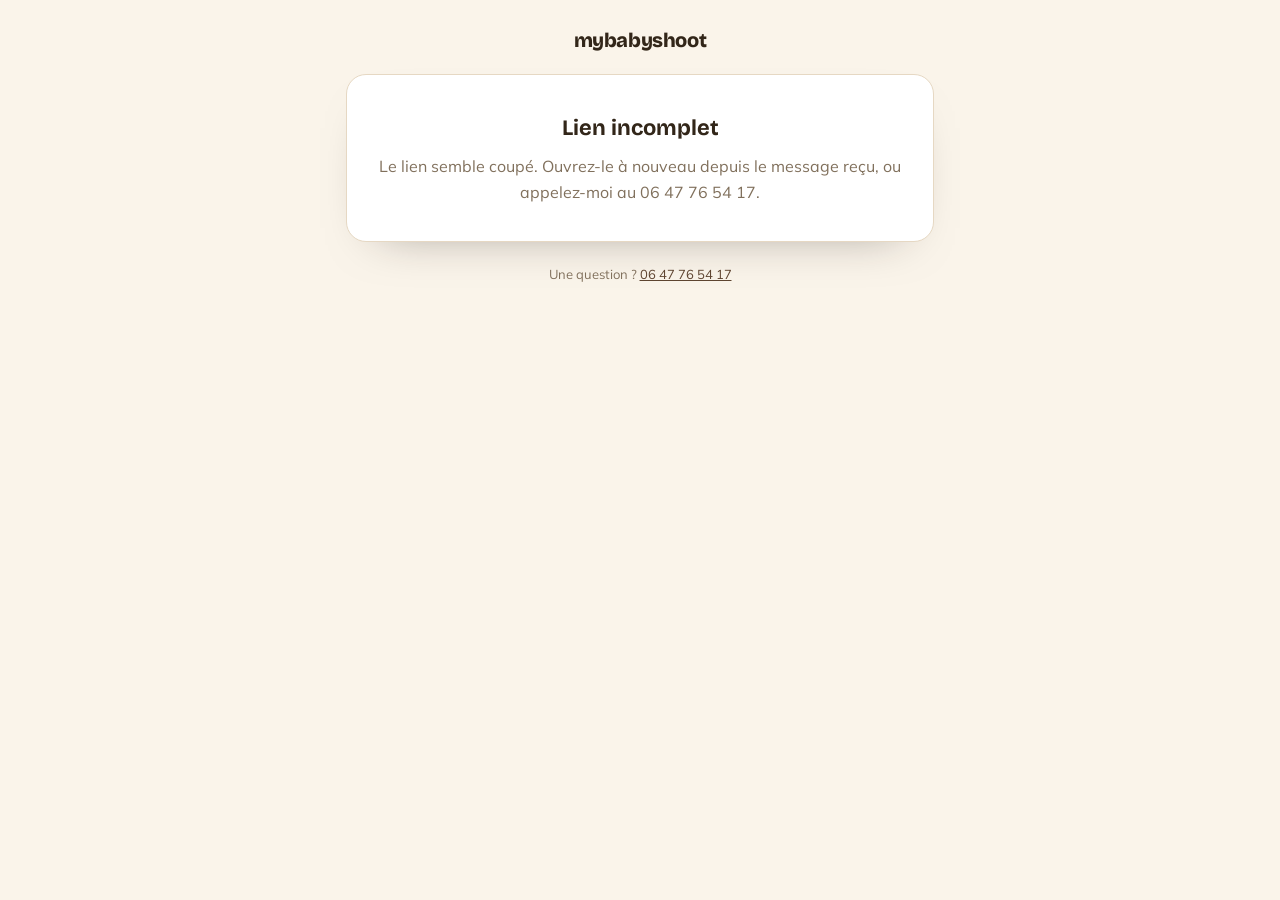
<file: reserver.html>
<!doctype html>
<html lang="fr">
<head>
<meta charset="utf-8">
<meta name="viewport" content="width=device-width, initial-scale=1">
<meta name="robots" content="noindex, nofollow">
<link rel="icon" href="/images/marque/logo-compact.svg" type="image/svg+xml">
<link rel="icon" href="/images/marque/icone-32.png" sizes="32x32" type="image/png">
<link rel="apple-touch-icon" href="/images/marque/apple-touch-icon.png">
<title>Votre réservation | Mybabyshoot</title>
<link rel="preconnect" href="https://fonts.googleapis.com">
<link rel="preconnect" href="https://fonts.gstatic.com" crossorigin>
<link href="https://fonts.googleapis.com/css2?family=Bricolage+Grotesque:opsz,wght@12..96,400;12..96,700;12..96,800&family=Mulish:wght@400;500;600;700;800&family=Fraunces:ital,opsz,wght@1,9..144,400&display=swap" rel="stylesheet">
<style>
/* Les couleurs et les polices du site (comme payer.html et galerie.html). */
:root{--cream:#FAF4EA;--ink:#322619;--ink-soft:#80705C;--line:#E6D8C3;--cta:#5E4430;--gold:#C2A06B;--coral:#B0824F;
  --ok:#2E7D5B;--danger:#B4472F}
*{box-sizing:border-box}
body{margin:0;background:var(--cream);color:var(--ink);font-family:Mulish,system-ui,sans-serif;line-height:1.6}
.wrap{max-width:620px;margin:0 auto;padding:0 16px 40px}
.marque{text-align:center;font-family:'Bricolage Grotesque',sans-serif;font-weight:800;font-size:20px;letter-spacing:-.02em;padding:24px 0 18px}
h1{font-family:'Bricolage Grotesque',sans-serif;font-size:clamp(26px,6vw,34px);line-height:1.15;margin:0 0 8px;letter-spacing:-.02em}
.ser{font-family:'Fraunces',serif;font-style:italic;font-weight:400}
.sous{color:var(--ink-soft);margin:0 0 18px;font-size:15.5px}
.carte{background:#fff;border:1px solid var(--line);border-radius:20px;padding:20px;box-shadow:0 20px 50px -34px rgba(35,27,25,.5);margin-bottom:14px}
.etape{display:flex;align-items:center;gap:10px;margin:0 0 12px}
.etape .n{width:28px;height:28px;border-radius:50%;background:var(--cta);color:var(--cream);font-weight:800;font-size:13px;display:grid;place-items:center;flex:none}
.etape h2{font-family:'Bricolage Grotesque',sans-serif;font-size:18px;margin:0}
.formule b{font-family:'Bricolage Grotesque',sans-serif;font-size:18px;display:block}
.formule p{margin:4px 0 0;color:var(--ink-soft);font-size:14.5px}
.prix{border-top:1px solid var(--line);margin-top:14px;padding-top:12px}
.pl{display:flex;justify-content:space-between;gap:12px;padding:5px 0;font-size:15px}
.pl b{white-space:nowrap}
.pl .barre{color:var(--ink-soft);text-decoration:line-through;font-weight:600;margin-right:6px}
.pl.fort{font-weight:800;font-size:16.5px}
.pl.fort b{font-family:'Bricolage Grotesque',sans-serif;font-size:22px}
.note{font-size:13.5px;color:var(--ink-soft);margin:8px 0 0}
.etat{text-align:center;padding:36px 14px}
.etat h2{font-family:'Bricolage Grotesque',sans-serif;font-size:22px;margin:0 0 8px}
.etat p{color:var(--ink-soft);margin:0}
.avert{background:#FFF7E8;border:1px dashed var(--gold);border-radius:12px;padding:10px 14px;font-size:14px;margin-bottom:14px}
/* le calendrier */
.cal-nav{display:flex;align-items:center;justify-content:space-between;margin-bottom:8px}
.cal-nav b{font-family:'Bricolage Grotesque',sans-serif;font-size:16px;text-transform:capitalize}
.nav{width:38px;height:38px;border-radius:50%;border:1.5px solid var(--line);background:#fff;font-size:20px;color:var(--cta);cursor:pointer}
.nav:disabled{opacity:.3;cursor:default}
.grille{display:grid;grid-template-columns:repeat(7,1fr);gap:5px}
.dow{font-size:11.5px;font-weight:800;color:var(--ink-soft);text-align:center;text-transform:uppercase;padding:2px 0}
.jour{aspect-ratio:1/1;border-radius:10px;border:1.5px solid var(--line);background:#fff;font-family:inherit;font-weight:700;font-size:14.5px;color:var(--ink);cursor:pointer}
.jour.off{background:transparent;border-color:transparent;color:#C9BCA8;cursor:default}
.jour.vide{border:0;background:transparent}
.jour.on{background:var(--cta);border-color:var(--cta);color:var(--cream)}
/* les dimanches de decembre (13/11/2026) : un point sous le chiffre, et le petit texte du supplement */
.jour.dim{position:relative}
.jour.dim::after{content:"";position:absolute;left:50%;bottom:5px;width:5px;height:5px;margin-left:-2.5px;border-radius:50%;background:#B0824F}
.jour.dim.on::after{background:var(--cream)}
.note.dim{background:#F3E7D6;border-radius:12px;padding:11px 14px;color:var(--ink);margin-top:14px}
.creneaux{display:flex;gap:8px;flex-wrap:wrap;margin-top:12px}
.creneau{flex:1 1 90px;padding:12px;border-radius:12px;border:1.5px solid var(--line);background:#fff;font-family:inherit;font-weight:800;font-size:15px;color:var(--ink);cursor:pointer}
.creneau.on{background:var(--cta);border-color:var(--cta);color:var(--cream)}
.l{font-size:13px;font-weight:800;letter-spacing:.04em;text-transform:uppercase;color:var(--ink-soft);margin:14px 0 4px}
/* les coordonnees */
.duo{display:flex;gap:10px} .duo .champ{flex:1}
.champ{margin-bottom:10px}
.champ label{display:block;font-size:13px;color:var(--ink-soft);margin-bottom:4px}
.champ input{width:100%;padding:12px 13px;border:1.5px solid var(--line);border-radius:12px;font-family:inherit;font-size:15.5px;background:#FBF6EF;color:var(--ink)}
.champ input:focus{outline:none;border-color:var(--cta);background:#fff}
.btn{font-family:inherit;font-weight:800;font-size:16px;padding:15px 22px;border:0;border-radius:999px;cursor:pointer;width:100%;
  background:var(--cta);color:var(--cream);box-shadow:0 10px 26px -12px rgba(94,68,48,.7)}
.btn:disabled{opacity:.5;cursor:default}
.err{background:#FDF0EC;border:1px solid #F0C9BD;color:var(--danger);border-radius:12px;padding:10px 14px;font-size:14px;margin:10px 0 0;display:none}
.err.show{display:block}
.pied{text-align:center;font-size:13px;color:var(--ink-soft);margin-top:22px}
.pied a{color:var(--cta)}
</style>
</head>
<body>
<div class="wrap">
  <div class="marque">mybabyshoot</div>
  <div id="zone"><div class="carte etat"><p>Un instant…</p></div></div>
  <div class="pied">Une question ? <a href="tel:0647765417">06 47 76 54 17</a></div>
</div>
<script>
/* LA RESERVATION A PRIX CONVENU.

   Matt cree ce lien dans le CRM ("+" > Creer un lien de reservation >
   Faire un prix) quand il fait un geste a une cliente. La page lit le code
   (reserver.html?c=CODE) et affiche SES montants : la seance, la formule,
   le tarif convenu et l'acompte qu'il a fixes. La cliente choisit son
   creneau, donne ses coordonnees et paie l'acompte.

   AUCUN PRIX NE PART D'ICI : la page n'envoie que le code, le creneau et
   ses coordonnees. Le serveur (mbs-checkout) relit le montant et l'acompte
   dans le code. */
const API = "https://matt-crm.netlify.app/.netlify/functions";
const params = new URLSearchParams(location.search);
const CODE = (params.get("c") || "").toUpperCase().replace(/[^A-Z0-9]/g, "").slice(0, 16);
const ANNULE = params.get("annule") === "1";
const zone = document.getElementById("zone");
const MOIS = ["janvier","février","mars","avril","mai","juin","juillet","août","septembre","octobre","novembre","décembre"];
const JOURS = ["dimanche","lundi","mardi","mercredi","jeudi","vendredi","samedi"];
const NOM = { essentielle: "Essentielle", confort: "Confort", prestige: "Prestige" };
const RETOUCHES = { essentielle: "5 photos retouchées, que vous choisissez", confort: "15 photos retouchées, que vous choisissez", prestige: "Toutes les plus belles photos retouchées" };
const MOT = { grossesse: "grossesse", naissance: "naissance", bebe: "bébé" };

const esc = s => String(s == null ? "" : s).replace(/[&<>"']/g, c => ({ "&": "&amp;", "<": "&lt;", ">": "&gt;", '"': "&quot;", "'": "&#39;" }[c]));
const eur = n => Number(n).toLocaleString("fr-FR") + " €";
const pad = n => (n < 10 ? "0" : "") + n;
const dateLongue = iso => { const d = new Date(iso + "T12:00:00"); return JOURS[d.getDay()] + " " + d.getDate() + " " + MOIS[d.getMonth()]; };
const heure = t => t.replace(":", "h");

/* Les dimanches de decembre (demande de Matt, 13/11/2026) : ouverts aux seances habituelles avec un supplement de
   60 euros, regle avec le solde le jour de la seance (l'acompte convenu ne change pas). A GARDER IDENTIQUE a
   DIMANCHES_DECEMBRE dans netlify/mbs-lib.mjs (le serveur l'ajoute au total) et dans js/app.js. */
const DIMANCHES = { dates: ["2026-12-06", "2026-12-13", "2026-12-20", "2026-12-27"], supplement: 50 };
const supDim = iso => DIMANCHES.dates.includes(String(iso || "")) ? DIMANCHES.supplement : 0;

let L = null;                // le lien : seance, formule, montants
const R = { days: null, date: null, time: null, mois: null };

function message(titre, texte){ zone.innerHTML = '<div class="carte etat"><h2>' + esc(titre) + '</h2><p>' + texte + '</p></div>'; }

async function charger(){
  if(CODE.length < 6){ message("Lien incomplet", "Le lien semble coupé. Ouvrez-le à nouveau depuis le message reçu, ou appelez-moi au 06 47 76 54 17."); return; }
  let j;
  try { j = await (await fetch(API + "/mbs-coupon?surmesure=" + CODE + (ANNULE ? "&annule=1" : ""), { cache: "no-store" })).json(); }
  catch(e){ message("Connexion impossible", "Vérifiez votre connexion internet, puis rechargez la page."); return; }
  if(!j || !j.valide){
    if(j && j.raison === "deja_utilise") return message("Ce lien a déjà servi", "Si vous venez de réserver, vous avez reçu un email de confirmation. Sinon, appelez-moi au 06 47 76 54 17.");
    if(j && j.raison === "expire") return message("Ce lien a expiré", "Appelez-moi au 06 47 76 54 17, je vous en envoie un nouveau.");
    if(j && j.raison === "en_cours") return message("Un paiement est en cours", "Si vous venez de quitter la page de paiement, réessayez dans quelques minutes.");
    return message("Lien introuvable", esc((j && j.message) || "") + " Vérifiez le lien reçu, ou appelez-moi au 06 47 76 54 17.");
  }
  L = j;
  dessiner();
  chargerCreneaux();
}

function dessiner(){
  const duo = L.seance === "duo";
  const quoi = duo
    ? "Pack grossesse + naissance"
    : "Séance " + (MOT[L.seance] || "") + ", formule " + (NOM[L.gamme] || "");
  const detail = duo
    ? "Grossesse en formule " + NOM[L.gammes.grossesse] + " : " + RETOUCHES[L.gammes.grossesse].toLowerCase() + ".<br>"
      + "Naissance en formule " + NOM[L.gammes.naissance] + " : " + RETOUCHES[L.gammes.naissance].toLowerCase() + "."
    : RETOUCHES[L.gamme] + ".";
  const reste = L.total - L.acompte;
  let h = (ANNULE ? '<div class="avert"><b>Le paiement n\'a pas abouti</b> : votre créneau n\'est pas réservé. Vous pouvez recommencer ci-dessous.</div>' : "")
    + '<h1>' + (L.prenom ? '<span class="ser">' + esc(L.prenom) + '</span>, votre séance est prête' : "Votre séance est prête") + '</h1>'
    + '<p class="sous">J\'ai préparé votre réservation. Il ne vous reste qu\'à choisir votre créneau, puis à régler l\'acompte.</p>'
    + '<div class="carte formule"><b>' + esc(quoi) + '</b>'
    + '<p>' + detail + ' Et toutes les photos de la séance, brutes, le jour même.</p>'
    + '<div class="prix">'
    + '<div class="pl fort"><span>Tarif convenu</span><b>' + (L.plein > L.total ? '<span class="barre">' + eur(L.plein) + '</span>' : "") + eur(L.total) + '</b></div>'
    + '<div class="pl"><span>Acompte à régler en ligne</span><b>' + eur(L.acompte) + '</b></div>'
    + (reste > 0 ? '<div class="pl"><span>Solde, le jour de la séance</span><b>' + eur(reste) + '</b></div>' : '<div class="pl"><span>Le jour de la séance</span><b>rien à régler</b></div>')
    + '</div>'
    + (duo ? '<p class="note">Vous choisissez ici la date de votre séance grossesse. La séance naissance se cale plus tard, après la naissance.</p>' : "")
    + '</div>'
    + '<div class="carte"><div class="etape"><span class="n">1</span><h2>Choisissez votre créneau</h2></div><div id="cal"><p class="note">Chargement des disponibilités…</p></div></div>'
    + '<div class="carte" id="coords" hidden><div class="etape"><span class="n">2</span><h2>Vos coordonnées</h2></div>'
    + '<div class="duo"><div class="champ"><label for="rPrenom">Prénom</label><input id="rPrenom" autocomplete="given-name" value="' + esc(L.prenom) + '"></div>'
    + '<div class="champ"><label for="rNom">Nom</label><input id="rNom" autocomplete="family-name"></div></div>'
    + '<div class="champ"><label for="rEmail">Email</label><input id="rEmail" type="email" autocomplete="email" inputmode="email"></div>'
    + '<div class="champ"><label for="rTel">Téléphone</label><input id="rTel" type="tel" autocomplete="tel" inputmode="tel"></div>'
    + '<p class="note" id="rRecap"></p>'
    + '<div class="err" id="rErr"></div>'
    + '<button class="btn" id="rPayer" style="margin-top:12px">Payer l\'acompte de ' + eur(L.acompte) + '</button>'
    + '<p class="note" style="text-align:center">Paiement sécurisé par carte. Vous recevez la confirmation par email.</p></div>';
  zone.innerHTML = h;
  document.getElementById("rPayer").onclick = payer;
}

async function chargerCreneaux(){
  const cal = document.getElementById("cal");
  try {
    const j = await (await fetch(API + "/mbs-availability", { cache: "no-store" })).json();
    if(!j.ok || !j.days || !j.days.length){ cal.innerHTML = '<p class="note">Aucun créneau en ligne pour le moment. Appelez-moi au 06 47 76 54 17, on trouve une date ensemble.</p>'; return; }
    R.days = j.days;
    if(!R.date || !j.days.some(d => d.date === R.date)){ R.date = j.days[0].date; R.time = null; }
    if(!R.mois) R.mois = R.date.slice(0, 7);
    dessinerCal();
  } catch(e){
    cal.innerHTML = '<p class="note">Impossible de charger les créneaux. Réessayez dans un instant, ou appelez-moi au 06 47 76 54 17.</p>';
  }
}

function moisSuivant(ym, d){ let [y, m] = ym.split("-").map(Number); m += d; while(m < 1){ m += 12; y--; } while(m > 12){ m -= 12; y++; } return y + "-" + pad(m); }

function dessinerCal(){
  const libres = {}; R.days.forEach(d => libres[d.date] = d.slots);
  const premier = R.days[0].date.slice(0, 7), dernier = R.days[R.days.length - 1].date.slice(0, 7);
  const [y, m] = R.mois.split("-").map(Number);
  const debut = (new Date(Date.UTC(y, m - 1, 1)).getUTCDay() + 6) % 7, nb = new Date(Date.UTC(y, m, 0)).getUTCDate();
  let cases = ["Lu","Ma","Me","Je","Ve","Sa","Di"].map(d => '<span class="dow">' + d + '</span>').join("");
  for(let i = 0; i < debut; i++) cases += '<span class="jour vide"></span>';
  for(let d = 1; d <= nb; d++){
    const iso = y + "-" + pad(m) + "-" + pad(d), libre = !!libres[iso];
    cases += '<button type="button" class="jour' + (libre ? "" : " off") + (iso === R.date ? " on" : "") + (libre && supDim(iso) ? " dim" : "") + '"' + (libre ? ' data-d="' + iso + '"' : " disabled") + '>' + d + '</button>';
  }
  /* le petit texte du dimanche : sous le calendrier de decembre, plus precis une fois le dimanche choisi */
  const noteDim = R.date && libres[R.date] && supDim(R.date)
    ? '<p class="note dim"><b>Séance un dimanche : supplément de ' + eur(DIMANCHES.supplement) + '.</b> Il se règle avec le solde, le jour de la séance : l\'acompte ne change pas.</p>'
    : DIMANCHES.dates.some(x => x.slice(0, 7) === R.mois && libres[x])
    ? '<p class="note dim">En décembre, j\'ouvre exceptionnellement le studio le dimanche : <b>supplément de ' + eur(DIMANCHES.supplement) + '</b> pour une séance ce jour-là.</p>'
    : "";
  const creneaux = (R.date && libres[R.date]
    ? '<div class="l">Le ' + dateLongue(R.date) + '</div><div class="creneaux">'
      + libres[R.date].map(t => '<button type="button" class="creneau' + (t === R.time ? " on" : "") + '" data-t="' + t + '">' + heure(t) + '</button>').join("") + '</div>'
    : '<p class="note">Choisissez un jour disponible.</p>') + noteDim;
  document.getElementById("cal").innerHTML =
    '<div class="cal-nav"><button type="button" class="nav" id="mPrec"' + (R.mois <= premier ? " disabled" : "") + ' aria-label="Mois précédent">‹</button>'
    + '<b>' + MOIS[m - 1] + ' ' + y + '</b>'
    + '<button type="button" class="nav" id="mSuiv"' + (R.mois >= dernier ? " disabled" : "") + ' aria-label="Mois suivant">›</button></div>'
    + '<div class="grille">' + cases + '</div>' + creneaux;
  document.querySelectorAll("#cal [data-d]").forEach(b => b.onclick = () => { R.date = b.dataset.d; R.time = null; dessinerCal(); majCoords(); });
  document.querySelectorAll("#cal [data-t]").forEach(b => b.onclick = () => {
    const premiereFois = !R.time; R.time = b.dataset.t; dessinerCal(); majCoords();
    if(premiereFois) setTimeout(() => document.getElementById("coords").scrollIntoView({ behavior: "smooth", block: "start" }), 120);
  });
  const p = document.getElementById("mPrec"), s = document.getElementById("mSuiv");
  if(p) p.onclick = () => { R.mois = moisSuivant(R.mois, -1); dessinerCal(); };
  if(s) s.onclick = () => { R.mois = moisSuivant(R.mois, 1); dessinerCal(); };
}

function majCoords(){
  const c = document.getElementById("coords");
  c.hidden = !R.time;
  if(R.time) document.getElementById("rRecap").innerHTML = "Votre créneau : <b>" + dateLongue(R.date) + " à " + heure(R.time) + "</b>."
    + (supDim(R.date) ? " Supplément dimanche de <b>" + eur(supDim(R.date)) + "</b>, réglé avec le solde : "
      + eur(L.total - L.acompte + supDim(R.date)) + " le jour de la séance." : "");
}

function erreur(t){ const e = document.getElementById("rErr"); e.textContent = t; e.classList.add("show"); }

async function payer(){
  const v = id => (document.getElementById(id).value || "").trim();
  const client = { prenom: v("rPrenom"), nom: v("rNom"), email: v("rEmail"), tel: v("rTel") };
  document.getElementById("rErr").classList.remove("show");
  if(!R.time){ erreur("Choisissez d'abord un créneau."); return; }
  if(!client.prenom || !client.email){ erreur("Indiquez au moins votre prénom et votre email."); return; }
  if(!/^\S+@\S+\.\S+$/.test(client.email)){ erreur("Vérifiez votre adresse email."); return; }
  const b = document.getElementById("rPayer"); b.disabled = true; b.textContent = "Redirection vers le paiement…";
  let r, j;
  try {
    r = await fetch(API + "/mbs-checkout", { method: "POST", headers: { "Content-Type": "application/json" },
      body: JSON.stringify({ surMesure: true, coupon: CODE, type: L.seance, paiement: "acompte", origine: "Direct",
                             date: R.date, time: R.time, client }) });
    j = await r.json();
  } catch(e){ j = null; }
  if(j && j.ok && j.url){ location.href = j.url; return; }
  b.disabled = false; b.textContent = "Payer l'acompte de " + eur(L.acompte);
  if(j && j.error === "slot_taken"){ erreur("Ce créneau vient d'être pris. Choisissez-en un autre."); R.time = null; majCoords(); chargerCreneaux(); return; }
  if(j && j.error === "coupon"){ erreur((j.message || "Ce lien n'est plus valable.") + " Appelez-moi au 06 47 76 54 17."); return; }
  erreur("Une erreur est survenue. Réessayez, ou appelez-moi au 06 47 76 54 17.");
}

charger();
</script>
</body>
</html>
</file>
